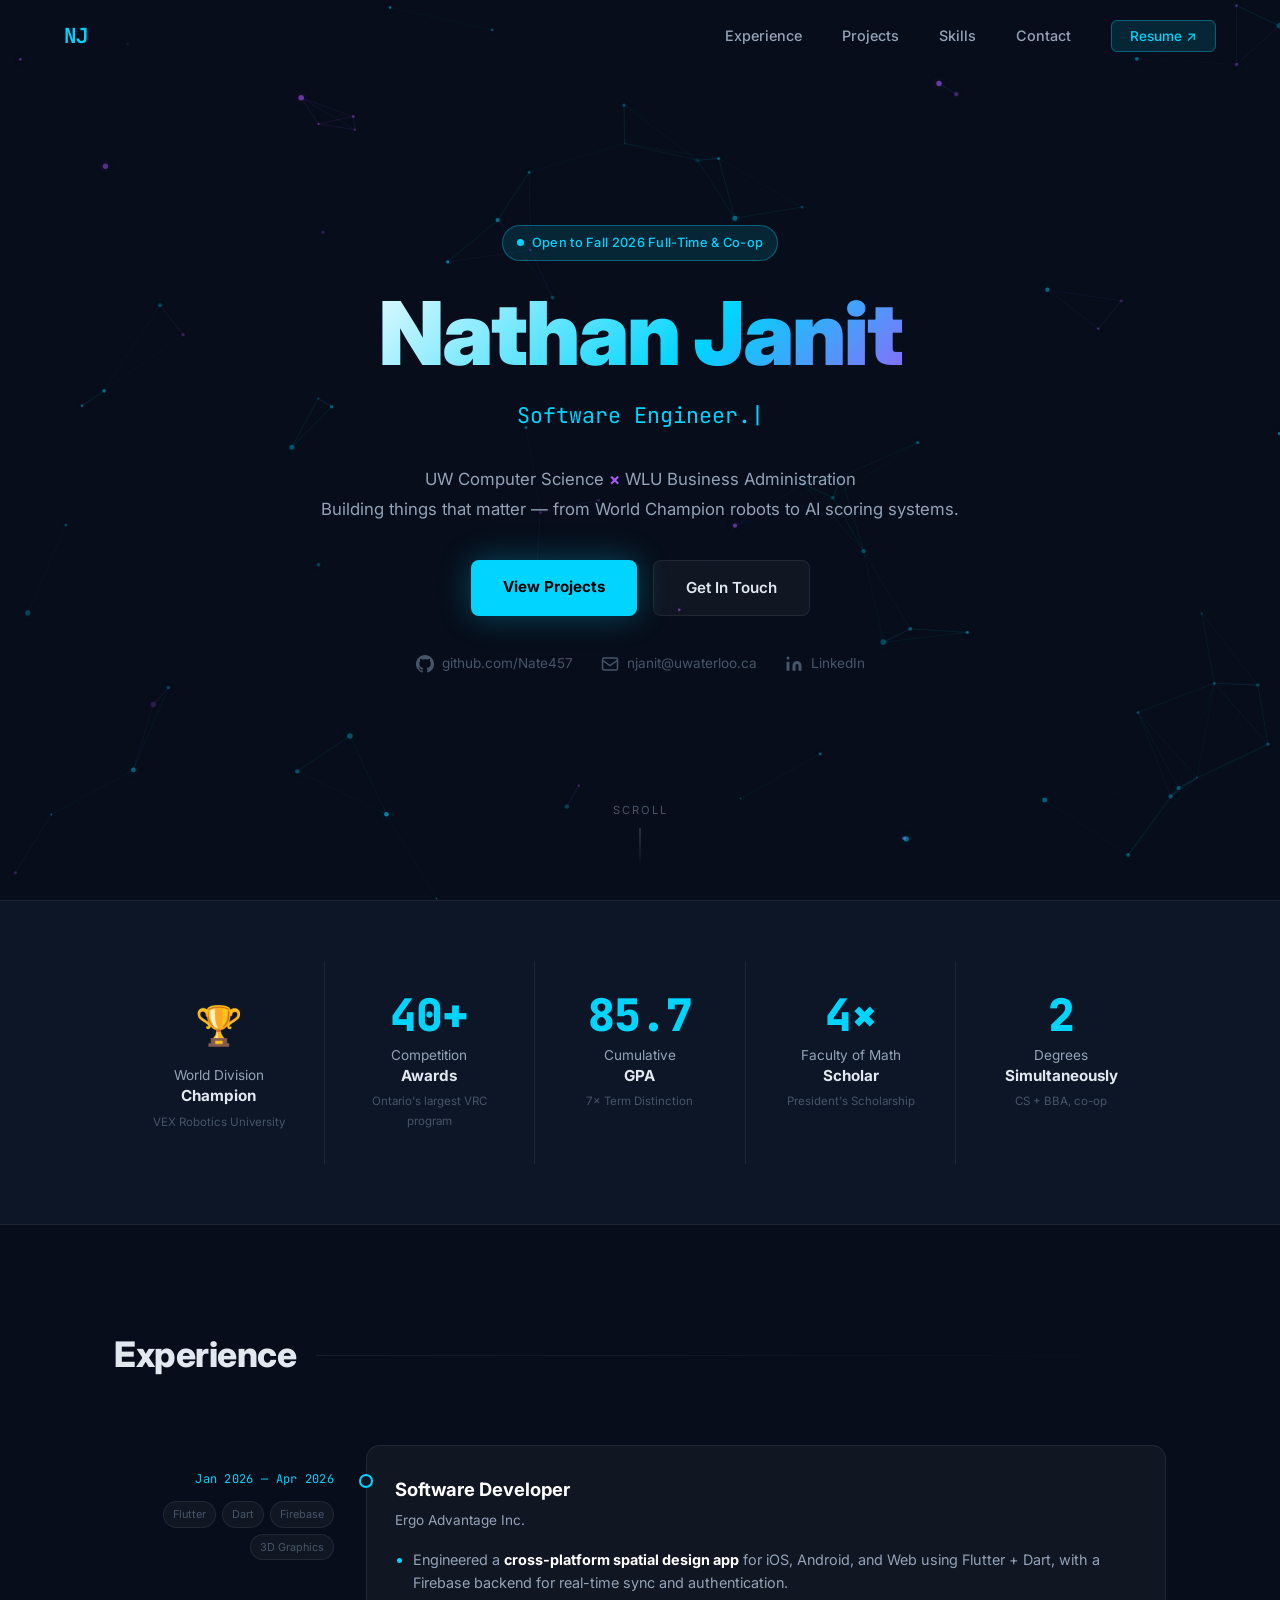
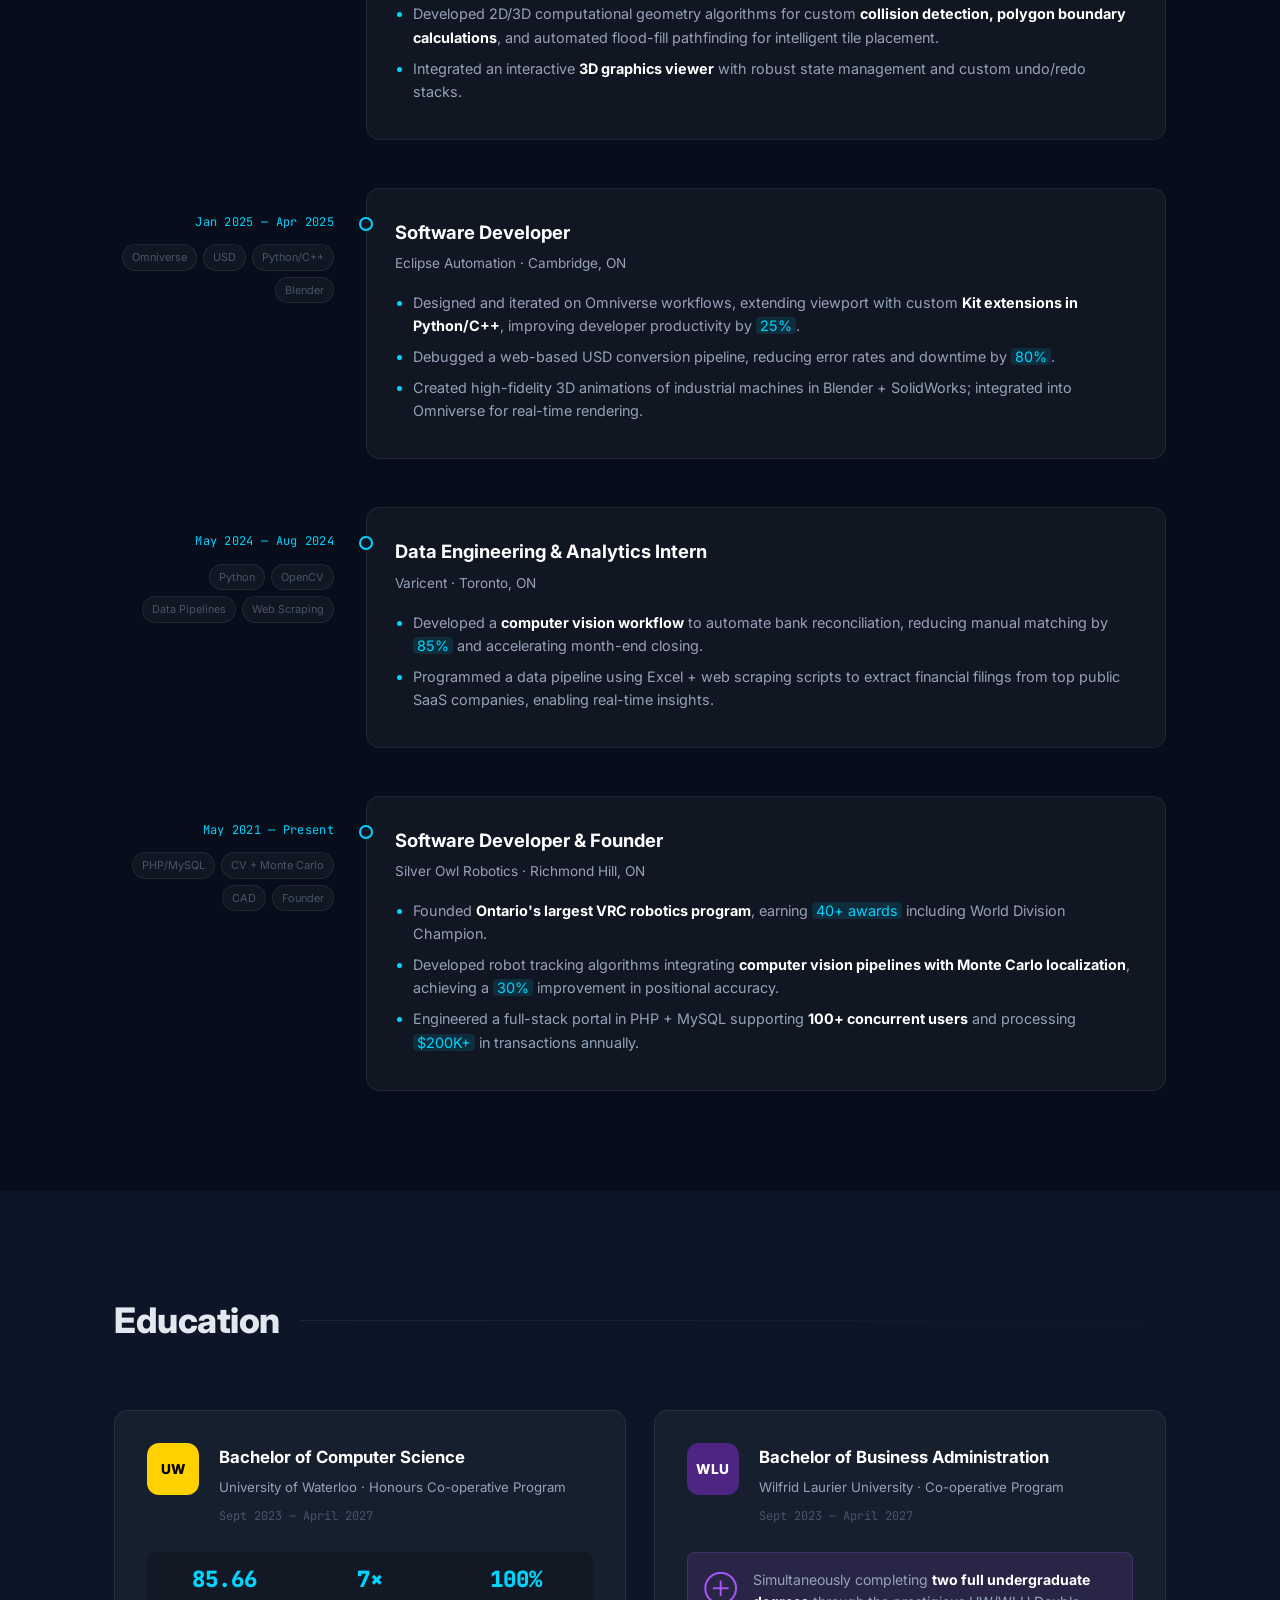
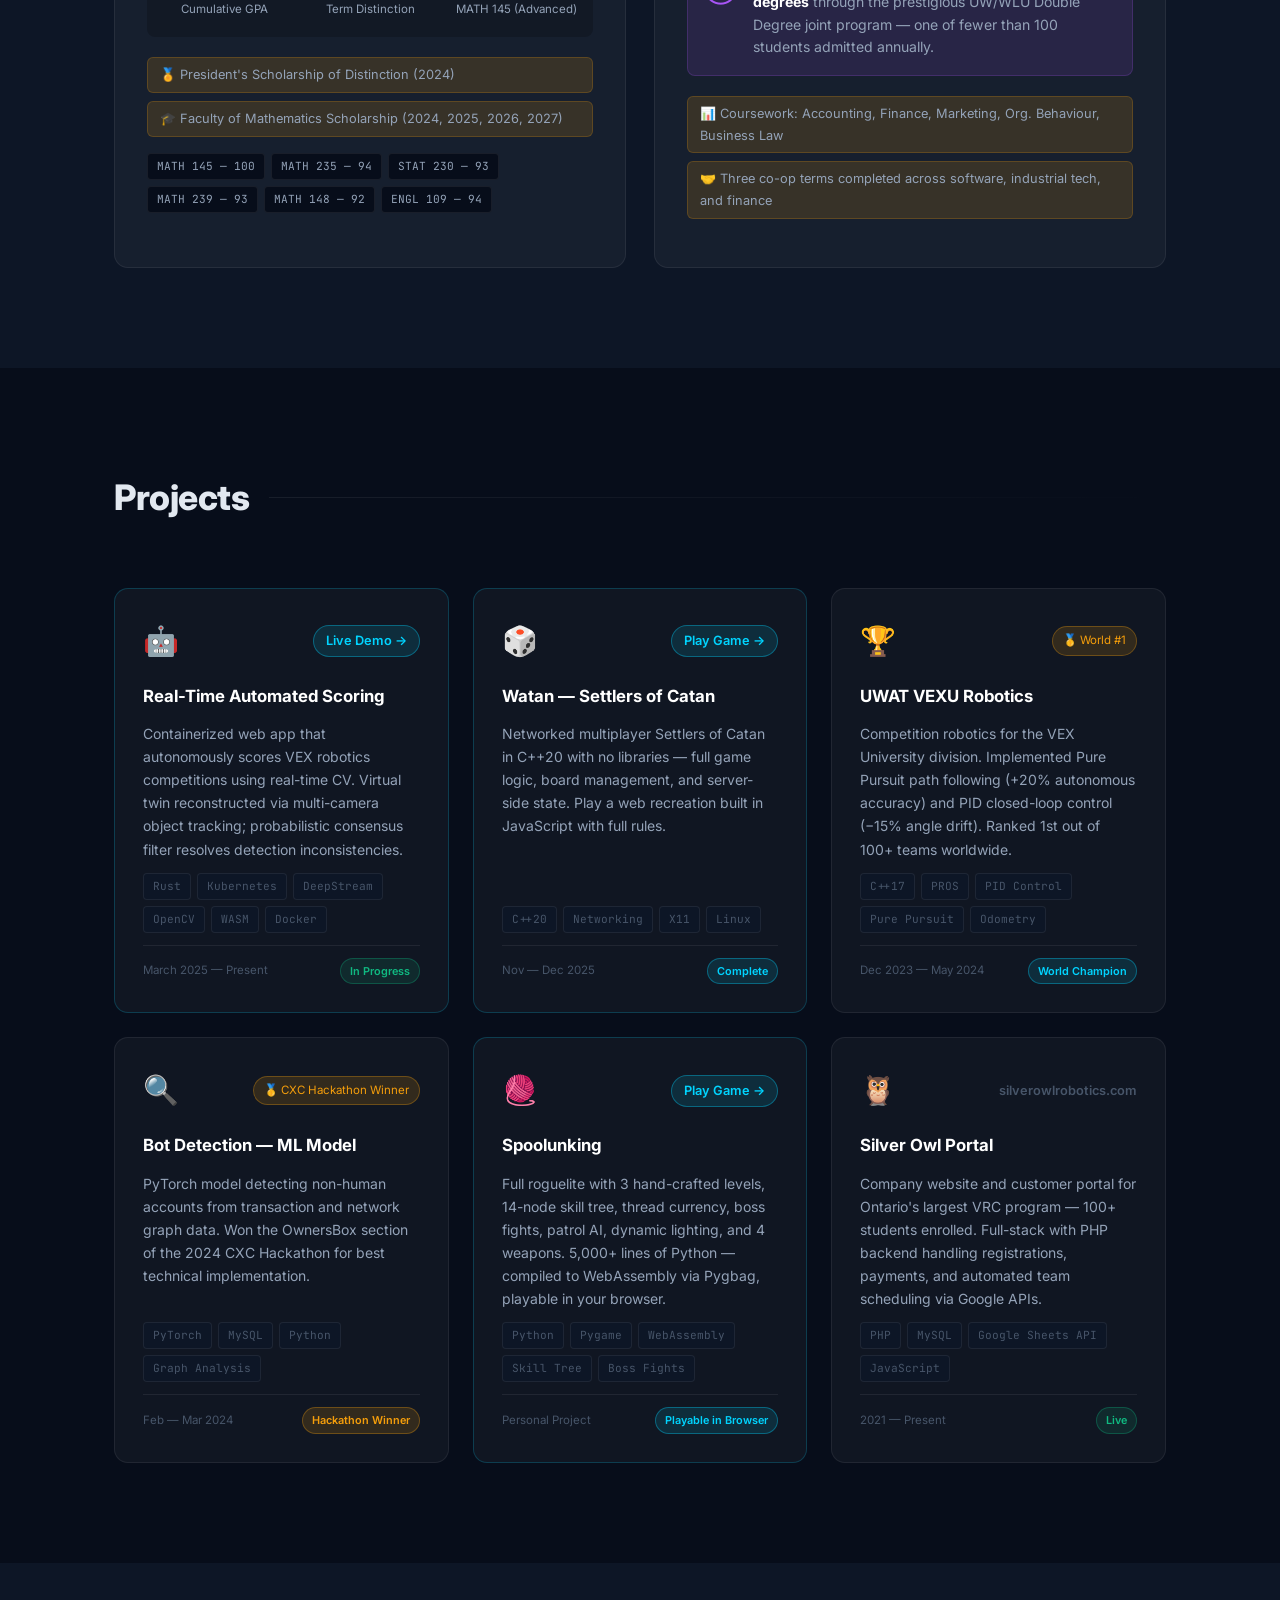
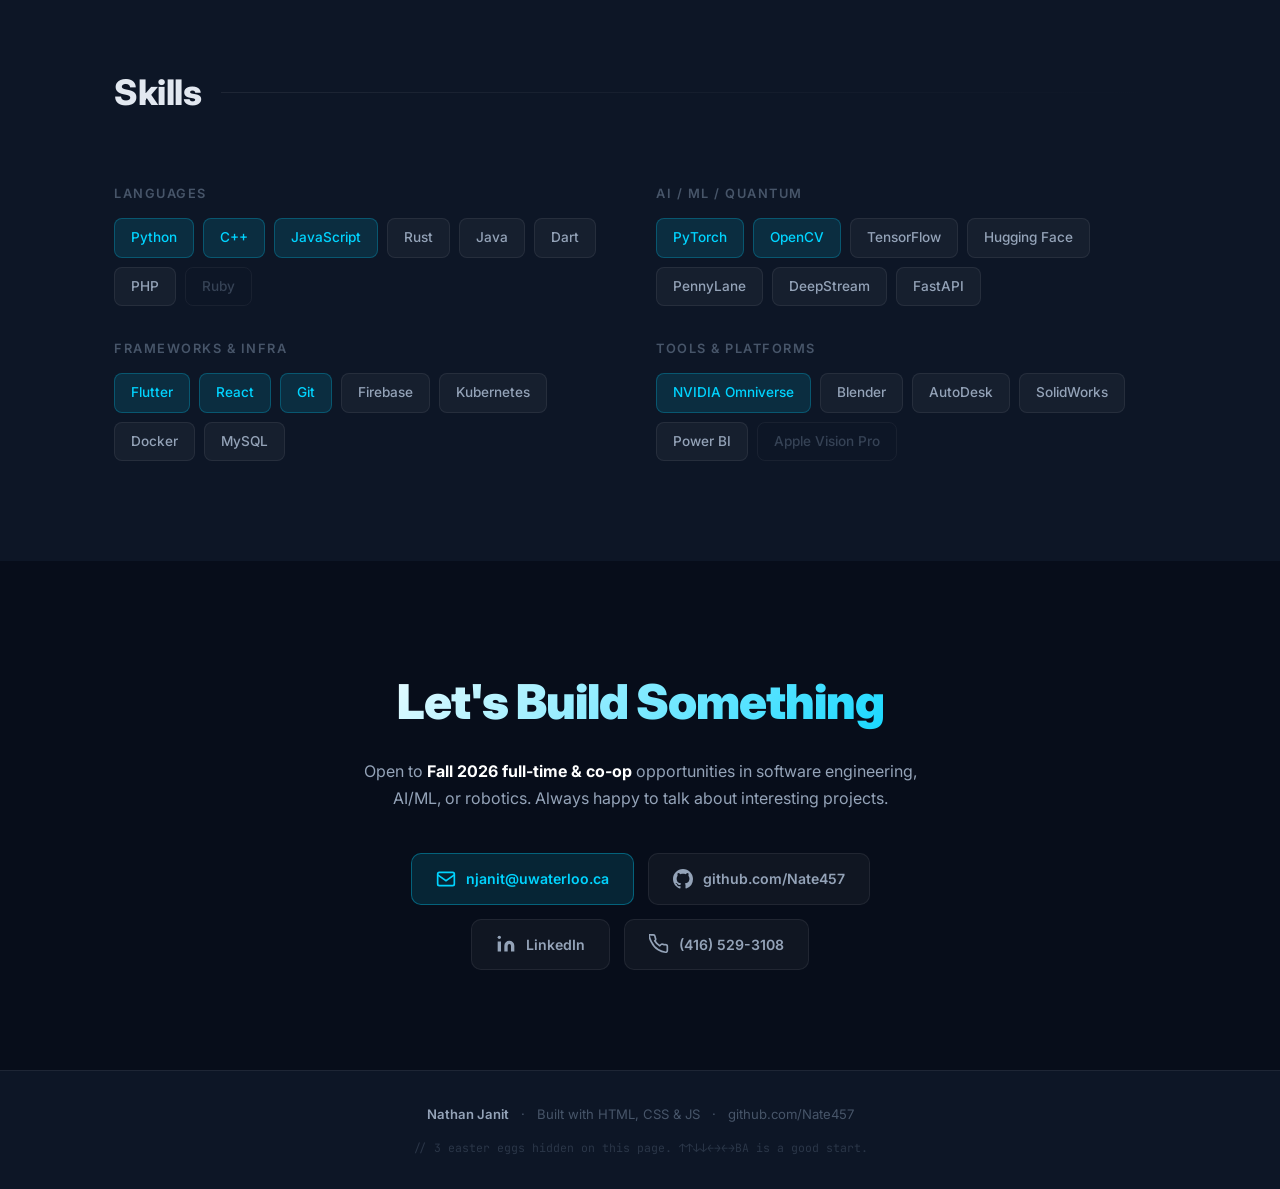
<file: index.html>
<!DOCTYPE html>
<html lang="en">
<head>
    <meta charset="UTF-8">
    <meta name="viewport" content="width=device-width, initial-scale=1.0">
    <title>Nathan Janit — Software Engineer</title>
    <meta name="description" content="Nathan Janit — Software Engineer, World Champion VEX Robotics, UW CS + WLU BBA Double Degree. Building AI systems, games, and robotics.">
    <link rel="preconnect" href="https://fonts.googleapis.com">
    <link href="https://fonts.googleapis.com/css2?family=Inter:wght@300;400;500;600;700;800;900&family=JetBrains+Mono:wght@400;600&display=swap" rel="stylesheet">
    <link rel="stylesheet" href="style.css">
</head>
<body>

<!-- NAV -->
<nav id="navbar">
    <a href="#" class="nav-logo" id="logo-click" title="Click me 5 times...">NJ</a>
    <ul class="nav-links" id="nav-links">
        <li><a href="#experience" class="nav-item">Experience</a></li>
        <li><a href="#projects" class="nav-item">Projects</a></li>
        <li><a href="#skills" class="nav-item">Skills</a></li>
        <li><a href="#contact" class="nav-item">Contact</a></li>
        <li><a href="resume/Nathan_Janit.pdf" target="_blank" class="nav-btn">Resume ↗</a></li>
    </ul>
    <button class="nav-toggle" id="nav-toggle" aria-label="Toggle menu">
        <span></span><span></span><span></span>
    </button>
</nav>

<!-- HERO -->
<section id="hero">
    <canvas id="hero-canvas"></canvas>
    <div class="hero-content">
        <div class="hero-badge">
            <span class="badge-dot"></span>
            Open to Fall 2026 Full-Time &amp; Co-op
        </div>
        <h1 class="hero-name">Nathan Janit</h1>
        <div class="hero-typewriter">
            <span id="typewriter"></span><span class="cursor">|</span>
        </div>
        <p class="hero-desc">
            UW Computer Science <span class="x-sep">×</span> WLU Business Administration<br>
            Building things that matter — from World&nbsp;Champion robots to AI scoring systems.
        </p>
        <div class="hero-actions">
            <a href="#projects" class="btn-primary">View Projects</a>
            <a href="#contact" class="btn-secondary">Get In Touch</a>
        </div>
        <div class="hero-socials">
            <a href="https://github.com/Nate457" target="_blank" class="social-link">
                <svg width="18" height="18" viewBox="0 0 24 24" fill="currentColor"><path d="M12 0C5.37 0 0 5.37 0 12c0 5.31 3.435 9.795 8.205 11.385.6.105.825-.255.825-.57 0-.285-.015-1.23-.015-2.235-3.015.555-3.795-.735-4.035-1.41-.135-.345-.72-1.41-1.23-1.695-.42-.225-1.02-.78-.015-.795.945-.015 1.62.87 1.845 1.23 1.08 1.815 2.805 1.305 3.495.99.105-.78.42-1.305.765-1.605-2.67-.3-5.46-1.335-5.46-5.925 0-1.305.465-2.385 1.23-3.225-.12-.3-.54-1.53.12-3.18 0 0 1.005-.315 3.3 1.23.96-.27 1.98-.405 3-.405s2.04.135 3 .405c2.295-1.56 3.3-1.23 3.3-1.23.66 1.65.24 2.88.12 3.18.765.84 1.23 1.905 1.23 3.225 0 4.605-2.805 5.625-5.475 5.925.435.375.81 1.095.81 2.22 0 1.605-.015 2.895-.015 3.3 0 .315.225.69.825.57A12.02 12.02 0 0024 12c0-6.63-5.37-12-12-12z"/></svg>
                github.com/Nate457
            </a>
            <a href="mailto:njanit@uwaterloo.ca" class="social-link">
                <svg width="18" height="18" viewBox="0 0 24 24" fill="none" stroke="currentColor" stroke-width="2"><rect x="2" y="4" width="20" height="16" rx="2"/><path d="m22 7-10 7L2 7"/></svg>
                njanit@uwaterloo.ca
            </a>
            <a href="https://www.linkedin.com/in/nathan-janit-6b523023b/" target="_blank" class="social-link">
                <svg width="18" height="18" viewBox="0 0 24 24" fill="currentColor"><path d="M16 8a6 6 0 0 1 6 6v7h-4v-7a2 2 0 0 0-2-2 2 2 0 0 0-2 2v7h-4v-7a6 6 0 0 1 6-6z"/><rect x="2" y="9" width="4" height="12"/><circle cx="4" cy="4" r="2"/></svg>
                LinkedIn
            </a>
        </div>
    </div>
    <div class="scroll-hint">
        <span>scroll</span>
        <div class="scroll-line"></div>
    </div>
</section>

<!-- STATS -->
<section id="stats">
    <div class="container">
        <div class="stats-grid">
            <div class="stat-card" data-aos="fade-up">
                <div class="stat-icon">🏆</div>
                <div class="stat-label">World Division<br><strong>Champion</strong></div>
                <div class="stat-sub">VEX Robotics University</div>
            </div>
            <div class="stat-card" data-aos="fade-up" data-aos-delay="100">
                <div class="stat-num">40+</div>
                <div class="stat-label">Competition<br><strong>Awards</strong></div>
                <div class="stat-sub">Ontario's largest VRC program</div>
            </div>
            <div class="stat-card" data-aos="fade-up" data-aos-delay="200">
                <div class="stat-num gpa-hover" title="100% in MATH 145 🤫">85.7</div>
                <div class="stat-label">Cumulative<br><strong>GPA</strong></div>
                <div class="stat-sub">7× Term Distinction</div>
            </div>
            <div class="stat-card" data-aos="fade-up" data-aos-delay="300">
                <div class="stat-num">4×</div>
                <div class="stat-label">Faculty of Math<br><strong>Scholar</strong></div>
                <div class="stat-sub">President's Scholarship</div>
            </div>
            <div class="stat-card" data-aos="fade-up" data-aos-delay="400">
                <div class="stat-num">2</div>
                <div class="stat-label">Degrees<br><strong>Simultaneously</strong></div>
                <div class="stat-sub">CS + BBA, co-op</div>
            </div>
        </div>
    </div>
</section>

<!-- EXPERIENCE -->
<section id="experience">
    <div class="container">
        <div class="section-header">
            <h2 class="section-title">Experience</h2>
            <div class="section-line"></div>
        </div>
        <div class="timeline">

            <div class="tl-item" data-aos="fade-up">
                <div class="tl-meta">
                    <span class="tl-date">Jan 2026 — Apr 2026</span>
                    <div class="tl-tags">
                        <span>Flutter</span><span>Dart</span><span>Firebase</span><span>3D Graphics</span>
                    </div>
                </div>
                <div class="tl-card">
                    <div class="tl-role">
                        <h3>Software Developer</h3>
                        <span class="tl-company">Ergo Advantage Inc.</span>
                    </div>
                    <ul class="tl-bullets">
                        <li>Engineered a <strong>cross-platform spatial design app</strong> for iOS, Android, and Web using Flutter + Dart, with a Firebase backend for real-time sync and authentication.</li>
                        <li>Developed 2D/3D computational geometry algorithms for custom <strong>collision detection, polygon boundary calculations</strong>, and automated flood-fill pathfinding for intelligent tile placement.</li>
                        <li>Integrated an interactive <strong>3D graphics viewer</strong> with robust state management and custom undo/redo stacks.</li>
                    </ul>
                </div>
            </div>

            <div class="tl-item" data-aos="fade-up">
                <div class="tl-meta">
                    <span class="tl-date">Jan 2025 — Apr 2025</span>
                    <div class="tl-tags">
                        <span>Omniverse</span><span>USD</span><span>Python/C++</span><span>Blender</span>
                    </div>
                </div>
                <div class="tl-card">
                    <div class="tl-role">
                        <h3>Software Developer</h3>
                        <span class="tl-company">Eclipse Automation · Cambridge, ON</span>
                    </div>
                    <ul class="tl-bullets">
                        <li>Designed and iterated on Omniverse workflows, extending viewport with custom <strong>Kit extensions in Python/C++</strong>, improving developer productivity by <mark>25%</mark>.</li>
                        <li>Debugged a web-based USD conversion pipeline, reducing error rates and downtime by <mark>80%</mark>.</li>
                        <li>Created high-fidelity 3D animations of industrial machines in Blender + SolidWorks; integrated into Omniverse for real-time rendering.</li>
                    </ul>
                </div>
            </div>

            <div class="tl-item" data-aos="fade-up">
                <div class="tl-meta">
                    <span class="tl-date">May 2024 — Aug 2024</span>
                    <div class="tl-tags">
                        <span>Python</span><span>OpenCV</span><span>Data Pipelines</span><span>Web Scraping</span>
                    </div>
                </div>
                <div class="tl-card">
                    <div class="tl-role">
                        <h3>Data Engineering &amp; Analytics Intern</h3>
                        <span class="tl-company">Varicent · Toronto, ON</span>
                    </div>
                    <ul class="tl-bullets">
                        <li>Developed a <strong>computer vision workflow</strong> to automate bank reconciliation, reducing manual matching by <mark>85%</mark> and accelerating month-end closing.</li>
                        <li>Programmed a data pipeline using Excel + web scraping scripts to extract financial filings from top public SaaS companies, enabling real-time insights.</li>
                    </ul>
                </div>
            </div>

            <div class="tl-item" data-aos="fade-up">
                <div class="tl-meta">
                    <span class="tl-date">May 2021 — Present</span>
                    <div class="tl-tags">
                        <span>PHP/MySQL</span><span>CV + Monte Carlo</span><span>CAD</span><span>Founder</span>
                    </div>
                </div>
                <div class="tl-card">
                    <div class="tl-role">
                        <h3>Software Developer &amp; Founder</h3>
                        <span class="tl-company">Silver Owl Robotics · Richmond Hill, ON</span>
                    </div>
                    <ul class="tl-bullets">
                        <li>Founded <strong>Ontario's largest VRC robotics program</strong>, earning <mark>40+ awards</mark> including World Division Champion.</li>
                        <li>Developed robot tracking algorithms integrating <strong>computer vision pipelines with Monte Carlo localization</strong>, achieving a <mark>30%</mark> improvement in positional accuracy.</li>
                        <li>Engineered a full-stack portal in PHP + MySQL supporting <strong>100+ concurrent users</strong> and processing <mark>$200K+</mark> in transactions annually.</li>
                    </ul>
                </div>
            </div>

        </div>
    </div>
</section>

<!-- EDUCATION -->
<section id="education">
    <div class="container">
        <div class="section-header">
            <h2 class="section-title">Education</h2>
            <div class="section-line"></div>
        </div>
        <div class="edu-grid">
            <div class="edu-card" data-aos="fade-up">
                <div class="edu-top">
                    <div class="edu-badge uw-badge">UW</div>
                    <div>
                        <h3>Bachelor of Computer Science</h3>
                        <span class="edu-school">University of Waterloo · Honours Co-operative Program</span>
                        <span class="edu-year">Sept 2023 — April 2027</span>
                    </div>
                </div>
                <div class="edu-stats">
                    <div class="edu-stat">
                        <strong>85.66</strong>
                        <small>Cumulative GPA</small>
                    </div>
                    <div class="edu-stat">
                        <strong>7×</strong>
                        <small>Term Distinction</small>
                    </div>
                    <div class="edu-stat">
                        <strong>100%</strong>
                        <small>MATH 145 (Advanced)</small>
                    </div>
                </div>
                <div class="edu-awards">
                    <span class="edu-award">🏅 President's Scholarship of Distinction (2024)</span>
                    <span class="edu-award">🎓 Faculty of Mathematics Scholarship (2024, 2025, 2026, 2027)</span>
                </div>
                <div class="edu-courses">
                    <span class="course-tag">MATH 145 — 100</span>
                    <span class="course-tag">MATH 235 — 94</span>
                    <span class="course-tag">STAT 230 — 93</span>
                    <span class="course-tag">MATH 239 — 93</span>
                    <span class="course-tag">MATH 148 — 92</span>
                    <span class="course-tag">ENGL 109 — 94</span>
                </div>
            </div>
            <div class="edu-card" data-aos="fade-up" data-aos-delay="150">
                <div class="edu-top">
                    <div class="edu-badge wlu-badge">WLU</div>
                    <div>
                        <h3>Bachelor of Business Administration</h3>
                        <span class="edu-school">Wilfrid Laurier University · Co-operative Program</span>
                        <span class="edu-year">Sept 2023 — April 2027</span>
                    </div>
                </div>
                <div class="edu-double-note">
                    <div class="double-icon">⊕</div>
                    <p>Simultaneously completing <strong>two full undergraduate degrees</strong> through the prestigious UW/WLU Double Degree joint program — one of fewer than 100 students admitted annually.</p>
                </div>
                <div class="edu-awards">
                    <span class="edu-award">📊 Coursework: Accounting, Finance, Marketing, Org. Behaviour, Business Law</span>
                    <span class="edu-award">🤝 Three co-op terms completed across software, industrial tech, and finance</span>
                </div>
            </div>
        </div>
    </div>
</section>

<!-- PROJECTS -->
<section id="projects">
    <div class="container">
        <div class="section-header">
            <h2 class="section-title">Projects</h2>
            <div class="section-line"></div>
        </div>
        <div class="projects-grid">

            <div class="proj-card featured" data-aos="fade-up">
                <div class="proj-header">
                    <span class="proj-icon">🤖</span>
                    <div class="proj-links">
                        <a href="cv-demo.html" class="proj-link demo-link">Live Demo →</a>
                    </div>
                </div>
                <h3>Real-Time Automated Scoring</h3>
                <p>Containerized web app that autonomously scores VEX robotics competitions using real-time CV. Virtual twin reconstructed via multi-camera object tracking; probabilistic consensus filter resolves detection inconsistencies.</p>
                <div class="proj-tags">
                    <span>Rust</span><span>Kubernetes</span><span>DeepStream</span><span>OpenCV</span><span>WASM</span><span>Docker</span>
                </div>
                <div class="proj-footer">
                    <span class="proj-date">March 2025 — Present</span>
                    <span class="proj-status active">In Progress</span>
                </div>
            </div>

            <div class="proj-card featured" data-aos="fade-up" data-aos-delay="100">
                <div class="proj-header">
                    <span class="proj-icon">🎲</span>
                    <div class="proj-links">
                        <a href="watan.html" class="proj-link demo-link">Play Game →</a>
                    </div>
                </div>
                <h3>Watan — Settlers of Catan</h3>
                <p>Networked multiplayer Settlers of Catan in C++20 with no libraries — full game logic, board management, and server-side state. Play a web recreation built in JavaScript with full rules.</p>
                <div class="proj-tags">
                    <span>C++20</span><span>Networking</span><span>X11</span><span>Linux</span>
                </div>
                <div class="proj-footer">
                    <span class="proj-date">Nov — Dec 2025</span>
                    <span class="proj-status done">Complete</span>
                </div>
            </div>

            <div class="proj-card" data-aos="fade-up" data-aos-delay="50">
                <div class="proj-header">
                    <span class="proj-icon">🏆</span>
                    <div class="proj-links">
                        <span class="proj-award-badge">🥇 World #1</span>
                    </div>
                </div>
                <h3>UWAT VEXU Robotics</h3>
                <p>Competition robotics for the VEX University division. Implemented Pure Pursuit path following (+20% autonomous accuracy) and PID closed-loop control (−15% angle drift). Ranked 1st out of 100+ teams worldwide.</p>
                <div class="proj-tags">
                    <span>C++17</span><span>PROS</span><span>PID Control</span><span>Pure Pursuit</span><span>Odometry</span>
                </div>
                <div class="proj-footer">
                    <span class="proj-date">Dec 2023 — May 2024</span>
                    <span class="proj-status done">World Champion</span>
                </div>
            </div>

            <div class="proj-card" data-aos="fade-up" data-aos-delay="150">
                <div class="proj-header">
                    <span class="proj-icon">🔍</span>
                    <div class="proj-links">
                        <span class="proj-award-badge">🥇 CXC Hackathon Winner</span>
                    </div>
                </div>
                <h3>Bot Detection — ML Model</h3>
                <p>PyTorch model detecting non-human accounts from transaction and network graph data. Won the OwnersBox section of the 2024 CXC Hackathon for best technical implementation.</p>
                <div class="proj-tags">
                    <span>PyTorch</span><span>MySQL</span><span>Python</span><span>Graph Analysis</span>
                </div>
                <div class="proj-footer">
                    <span class="proj-date">Feb — Mar 2024</span>
                    <span class="proj-status award">Hackathon Winner</span>
                </div>
            </div>

            <div class="proj-card featured" data-aos="fade-up" data-aos-delay="200">
                <div class="proj-header">
                    <span class="proj-icon">🧶</span>
                    <div class="proj-links">
                        <a href="spoolunking.html" class="proj-link demo-link">Play Game →</a>
                    </div>
                </div>
                <h3>Spoolunking</h3>
                <p>Full roguelite with 3 hand-crafted levels, 14-node skill tree, thread currency, boss fights, patrol AI, dynamic lighting, and 4 weapons. 5,000+ lines of Python — compiled to WebAssembly via Pygbag, playable in your browser.</p>
                <div class="proj-tags">
                    <span>Python</span><span>Pygame</span><span>WebAssembly</span><span>Skill Tree</span><span>Boss Fights</span>
                </div>
                <div class="proj-footer">
                    <span class="proj-date">Personal Project</span>
                    <span class="proj-status done">Playable in Browser</span>
                </div>
            </div>

            <div class="proj-card" data-aos="fade-up" data-aos-delay="250">
                <div class="proj-header">
                    <span class="proj-icon">🦉</span>
                    <div class="proj-links">
                        <span class="proj-link muted">silverowlrobotics.com</span>
                    </div>
                </div>
                <h3>Silver Owl Portal</h3>
                <p>Company website and customer portal for Ontario's largest VRC program — 100+ students enrolled. Full-stack with PHP backend handling registrations, payments, and automated team scheduling via Google APIs.</p>
                <div class="proj-tags">
                    <span>PHP</span><span>MySQL</span><span>Google Sheets API</span><span>JavaScript</span>
                </div>
                <div class="proj-footer">
                    <span class="proj-date">2021 — Present</span>
                    <span class="proj-status active">Live</span>
                </div>
            </div>

        </div>
    </div>
</section>

<!-- SKILLS -->
<section id="skills">
    <div class="container">
        <div class="section-header">
            <h2 class="section-title">Skills</h2>
            <div class="section-line"></div>
        </div>
        <div class="skills-grid">
            <div class="skill-group" data-aos="fade-up">
                <h4 class="skill-group-title">Languages</h4>
                <div class="skill-tags">
                    <span class="stag high">Python</span>
                    <span class="stag high">C++</span>
                    <span class="stag high">JavaScript</span>
                    <span class="stag med">Rust</span>
                    <span class="stag med">Java</span>
                    <span class="stag med">Dart</span>
                    <span class="stag med">PHP</span>
                    <span class="stag low">Ruby</span>
                </div>
            </div>
            <div class="skill-group" data-aos="fade-up" data-aos-delay="100">
                <h4 class="skill-group-title">AI / ML / Quantum</h4>
                <div class="skill-tags">
                    <span class="stag high">PyTorch</span>
                    <span class="stag high">OpenCV</span>
                    <span class="stag med">TensorFlow</span>
                    <span class="stag med">Hugging Face</span>
                    <span class="stag med">PennyLane</span>
                    <span class="stag med">DeepStream</span>
                    <span class="stag med">FastAPI</span>
                </div>
            </div>
            <div class="skill-group" data-aos="fade-up" data-aos-delay="150">
                <h4 class="skill-group-title">Frameworks & Infra</h4>
                <div class="skill-tags">
                    <span class="stag high">Flutter</span>
                    <span class="stag high">React</span>
                    <span class="stag high">Git</span>
                    <span class="stag med">Firebase</span>
                    <span class="stag med">Kubernetes</span>
                    <span class="stag med">Docker</span>
                    <span class="stag med">MySQL</span>
                </div>
            </div>
            <div class="skill-group" data-aos="fade-up" data-aos-delay="200">
                <h4 class="skill-group-title">Tools & Platforms</h4>
                <div class="skill-tags">
                    <span class="stag high">NVIDIA Omniverse</span>
                    <span class="stag med">Blender</span>
                    <span class="stag med">AutoDesk</span>
                    <span class="stag med">SolidWorks</span>
                    <span class="stag med">Power BI</span>
                    <span class="stag low">Apple Vision Pro</span>
                </div>
            </div>
        </div>
    </div>
</section>

<!-- CONTACT -->
<section id="contact">
    <div class="container">
        <div class="contact-inner" data-aos="fade-up">
            <h2 class="contact-heading">Let's Build Something</h2>
            <p class="contact-sub">Open to <strong>Fall 2026 full-time &amp; co-op</strong> opportunities in software engineering, AI/ML, or robotics. Always happy to talk about interesting projects.</p>
            <div class="contact-links">
                <a href="mailto:njanit@uwaterloo.ca" class="contact-btn primary-contact">
                    <svg width="20" height="20" viewBox="0 0 24 24" fill="none" stroke="currentColor" stroke-width="2"><rect x="2" y="4" width="20" height="16" rx="2"/><path d="m22 7-10 7L2 7"/></svg>
                    njanit@uwaterloo.ca
                </a>
                <a href="https://github.com/Nate457" target="_blank" class="contact-btn">
                    <svg width="20" height="20" viewBox="0 0 24 24" fill="currentColor"><path d="M12 0C5.37 0 0 5.37 0 12c0 5.31 3.435 9.795 8.205 11.385.6.105.825-.255.825-.57 0-.285-.015-1.23-.015-2.235-3.015.555-3.795-.735-4.035-1.41-.135-.345-.72-1.41-1.23-1.695-.42-.225-1.02-.78-.015-.795.945-.015 1.62.87 1.845 1.23 1.08 1.815 2.805 1.305 3.495.99.105-.78.42-1.305.765-1.605-2.67-.3-5.46-1.335-5.46-5.925 0-1.305.465-2.385 1.23-3.225-.12-.3-.54-1.53.12-3.18 0 0 1.005-.315 3.3 1.23.96-.27 1.98-.405 3-.405s2.04.135 3 .405c2.295-1.56 3.3-1.23 3.3-1.23.66 1.65.24 2.88.12 3.18.765.84 1.23 1.905 1.23 3.225 0 4.605-2.805 5.625-5.475 5.925.435.375.81 1.095.81 2.22 0 1.605-.015 2.895-.015 3.3 0 .315.225.69.825.57A12.02 12.02 0 0024 12c0-6.63-5.37-12-12-12z"/></svg>
                    github.com/Nate457
                </a>
                <a href="https://www.linkedin.com/in/nathan-janit-6b523023b/" target="_blank" class="contact-btn">
                    <svg width="20" height="20" viewBox="0 0 24 24" fill="currentColor"><path d="M16 8a6 6 0 0 1 6 6v7h-4v-7a2 2 0 0 0-2-2 2 2 0 0 0-2 2v7h-4v-7a6 6 0 0 1 6-6z"/><rect x="2" y="9" width="4" height="12"/><circle cx="4" cy="4" r="2"/></svg>
                    LinkedIn
                </a>
                <a href="tel:4165293108" class="contact-btn">
                    <svg width="20" height="20" viewBox="0 0 24 24" fill="none" stroke="currentColor" stroke-width="2"><path d="M22 16.92v3a2 2 0 01-2.18 2 19.79 19.79 0 01-8.63-3.07A19.5 19.5 0 013.07 9.81a19.79 19.79 0 01-3.07-8.68A2 2 0 012.18 1h3a2 2 0 012 1.72c.127.96.361 1.903.7 2.81a2 2 0 01-.45 2.11L6.91 8.14a16 16 0 006 6l1.5-1.5a2 2 0 012.11-.45c.907.339 1.85.573 2.81.7A2 2 0 0122 14.92z"/></svg>
                    (416) 529-3108
                </a>
            </div>
        </div>
    </div>
</section>

<!-- FOOTER -->
<footer id="footer">
    <div class="footer-inner">
        <span class="footer-name">Nathan Janit</span>
        <span class="footer-sep">·</span>
        <span class="footer-built">Built with HTML, CSS & JS</span>
        <span class="footer-sep">·</span>
        <a href="https://github.com/Nate457" target="_blank" class="footer-link">github.com/Nate457</a>
    </div>
    <p class="footer-secret" id="footer-secret">// 3 easter eggs hidden on this page. ↑↑↓↓←→←→BA is a good start.</p>
</footer>

<!-- TOAST NOTIFICATION -->
<div id="toast" class="toast" role="alert"></div>

<!-- EASTER EGG MODAL -->
<div id="ee-modal" class="ee-modal">
    <div class="ee-modal-inner">
        <div id="ee-icon" class="ee-icon">🏆</div>
        <h2 id="ee-title">WORLD CHAMPION</h2>
        <p id="ee-msg"></p>
        <button onclick="document.getElementById('ee-modal').classList.remove('active')">Close</button>
    </div>
</div>

<!-- CONFETTI CONTAINER -->
<div id="confetti-container"></div>

<script src="script.js"></script>
</body>
</html>
</file>
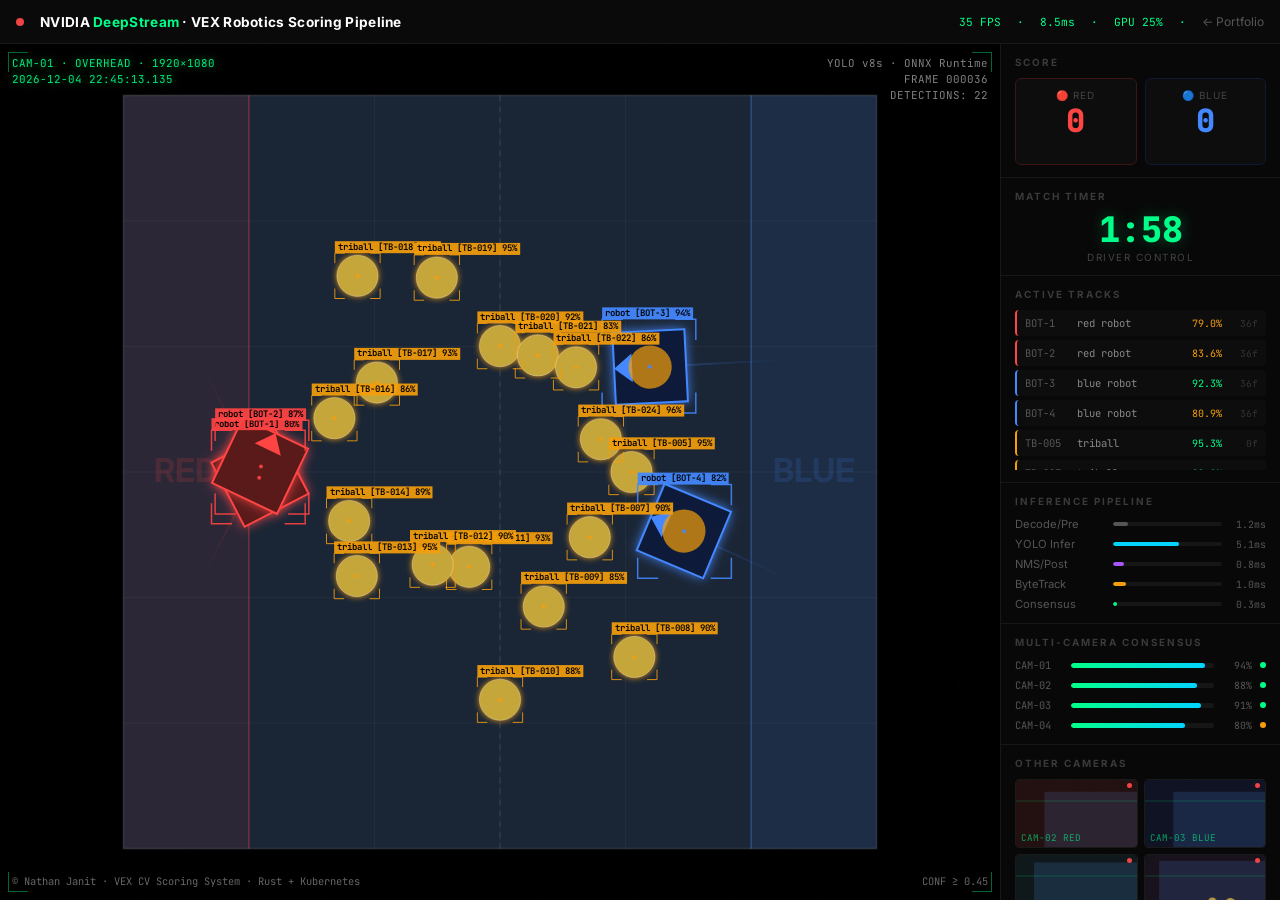
<file: cv-demo.html>
<!DOCTYPE html>
<html lang="en">
<head>
    <meta charset="UTF-8">
    <meta name="viewport" content="width=device-width, initial-scale=1.0">
    <title>VEX CV Scoring — DeepStream Demo | Nathan Janit</title>
    <link href="https://fonts.googleapis.com/css2?family=Inter:wght@400;500;600;700&family=JetBrains+Mono:wght@400;600&display=swap" rel="stylesheet">
    <style>
* { box-sizing: border-box; margin: 0; padding: 0; }
body { background: #000; color: #e2e8f0; font-family: 'Inter', sans-serif; height: 100vh; overflow: hidden; display: flex; flex-direction: column; }

/* TOP BAR */
.topbar {
    display: flex; align-items: center; justify-content: space-between;
    padding: 8px 16px; background: #0a0a0a; border-bottom: 1px solid #1a1a1a;
    flex-shrink: 0; height: 44px; z-index: 10;
}
.topbar-left { display: flex; align-items: center; gap: 16px; }
.topbar h1 { font-size: 0.85rem; font-weight: 700; color: #fff; letter-spacing: 0.3px; }
.topbar h1 span { color: #00ff88; }
.rec-dot { width: 8px; height: 8px; border-radius: 50%; background: #ef4444; animation: rec-blink 1s step-end infinite; }
@keyframes rec-blink { 50% { opacity: 0; } }
.topbar-right { display: flex; gap: 16px; align-items: center; font-family: 'JetBrains Mono', monospace; font-size: 0.7rem; color: #555; }
.topbar-right span { color: #00ff88; }
a.back-link { color: #555; text-decoration: none; font-size: 0.75rem; font-family: 'Inter',sans-serif; }
a.back-link:hover { color: #00d4ff; }

/* MAIN LAYOUT */
.main { display: flex; flex: 1; overflow: hidden; }

/* CAMERA FEED AREA */
.feed-area { flex: 1; position: relative; background: #000; overflow: hidden; }

/* The main canvas — renders the camera feed simulation */
#mainCanvas { display: block; width: 100%; height: 100%; image-rendering: pixelated; }

/* HUD overlays */
.hud-tl {
    position: absolute; top: 12px; left: 12px;
    font-family: 'JetBrains Mono', monospace; font-size: 0.68rem; color: rgba(0,255,136,0.9);
    text-shadow: 0 0 8px rgba(0,255,136,0.5); pointer-events: none;
    display: flex; flex-direction: column; gap: 2px;
}
.hud-tr {
    position: absolute; top: 12px; right: 12px;
    font-family: 'JetBrains Mono', monospace; font-size: 0.68rem; color: rgba(255,255,255,0.5);
    text-align: right; pointer-events: none; display: flex; flex-direction: column; gap: 2px;
}
.hud-bl {
    position: absolute; bottom: 12px; left: 12px;
    font-family: 'JetBrains Mono', monospace; font-size: 0.65rem; color: rgba(255,255,255,0.4);
    pointer-events: none; display: flex; flex-direction: column; gap: 2px;
}
.hud-br {
    position: absolute; bottom: 12px; right: 12px;
    font-family: 'JetBrains Mono', monospace; font-size: 0.65rem; color: rgba(255,255,255,0.4);
    text-align: right; pointer-events: none;
}

/* Crosshair corners */
.corner { position: absolute; width: 20px; height: 20px; pointer-events: none; }
.corner.tl { top: 8px; left: 8px; border-top: 1px solid rgba(0,255,136,0.4); border-left: 1px solid rgba(0,255,136,0.4); }
.corner.tr { top: 8px; right: 8px; border-top: 1px solid rgba(0,255,136,0.4); border-right: 1px solid rgba(0,255,136,0.4); }
.corner.bl { bottom: 8px; left: 8px; border-bottom: 1px solid rgba(0,255,136,0.4); border-left: 1px solid rgba(0,255,136,0.4); }
.corner.br { bottom: 8px; right: 8px; border-bottom: 1px solid rgba(0,255,136,0.4); border-right: 1px solid rgba(0,255,136,0.4); }

/* SIDEBAR */
.sidebar {
    width: 280px; flex-shrink: 0; background: #080808;
    border-left: 1px solid #181818; overflow-y: auto;
    display: flex; flex-direction: column;
}

/* PANEL */
.panel { padding: 12px 14px; border-bottom: 1px solid #161616; }
.panel-title { font-size: 0.62rem; font-weight: 700; text-transform: uppercase; letter-spacing: 2px; color: #3a3a3a; margin-bottom: 10px; }

/* SCORE */
.score-row { display: flex; gap: 8px; }
.score-box { flex: 1; background: #0d0d0d; border-radius: 6px; padding: 10px; text-align: center; border: 1px solid #1a1a1a; }
.score-box.red { border-color: #3d1515; }
.score-box.blue { border-color: #0e1a35; }
.score-label { font-size: 0.62rem; color: #444; margin-bottom: 4px; text-transform: uppercase; letter-spacing: 1px; }
.score-val { font-size: 2rem; font-weight: 800; font-family: 'JetBrains Mono', monospace; line-height: 1; }
.score-box.red .score-val { color: #ff4444; }
.score-box.blue .score-val { color: #4488ff; }
.score-delta { font-size: 0.62rem; height: 14px; margin-top: 3px; }
.score-box.red .score-delta { color: rgba(255,68,68,0.6); }
.score-box.blue .score-delta { color: rgba(68,136,255,0.6); }

/* TIMER */
.timer-val { font-family: 'JetBrains Mono', monospace; font-size: 2.2rem; font-weight: 800; color: #00ff88; text-align: center; line-height: 1; text-shadow: 0 0 16px rgba(0,255,136,0.3); }
.timer-phase { font-size: 0.62rem; color: #444; text-align: center; margin-top: 4px; text-transform: uppercase; letter-spacing: 1.5px; }

/* TRACK LIST */
.track-list { display: flex; flex-direction: column; gap: 4px; max-height: 160px; overflow-y: auto; }
.track-item {
    display: flex; align-items: center; gap: 8px; padding: 6px 8px;
    background: #0d0d0d; border-radius: 4px; border-left: 2px solid;
    font-family: 'JetBrains Mono', monospace; font-size: 0.66rem;
}
.track-id { color: #555; width: 44px; flex-shrink: 0; }
.track-class { color: #888; flex: 1; }
.track-conf { margin-left: auto; font-size: 0.63rem; }
.track-conf.high { color: #00ff88; }
.track-conf.med  { color: #f59e0b; }
.track-age { color: #333; font-size: 0.6rem; min-width: 28px; text-align: right; }

/* INFERENCE PIPELINE */
.pipe-stages { display: flex; flex-direction: column; gap: 6px; }
.pipe-stage { display: flex; align-items: center; gap: 8px; }
.pipe-name { font-size: 0.7rem; color: #555; width: 90px; flex-shrink: 0; }
.pipe-bar-bg { flex: 1; height: 4px; background: #161616; border-radius: 2px; overflow: hidden; }
.pipe-bar-fill { height: 100%; border-radius: 2px; transition: width 0.4s ease; }
.pipe-ms { font-family: 'JetBrains Mono', monospace; font-size: 0.62rem; color: #555; width: 36px; text-align: right; }

/* CONSENSUS */
.consensus-list { display: flex; flex-direction: column; gap: 6px; }
.cons-row { display: flex; align-items: center; gap: 8px; }
.cons-cam { font-size: 0.65rem; color: #555; width: 48px; font-family: 'JetBrains Mono', monospace; }
.cons-bar-bg { flex: 1; height: 5px; background: #161616; border-radius: 3px; overflow: hidden; }
.cons-fill { height: 100%; background: linear-gradient(to right, #00ff88, #00d4ff); border-radius: 3px; transition: width 0.5s ease; }
.cons-val { font-family: 'JetBrains Mono', monospace; font-size: 0.62rem; color: #555; width: 30px; text-align: right; }
.cons-status { width: 6px; height: 6px; border-radius: 50%; flex-shrink: 0; }

/* LOG */
.log-area { font-family: 'JetBrains Mono', monospace; font-size: 0.62rem; display: flex; flex-direction: column-reverse; gap: 1px; max-height: 130px; overflow-y: auto; }
.log-line { padding: 1px 0; }
.log-line.ok   { color: #00ff88; }
.log-line.info { color: #00d4ff; }
.log-line.warn { color: #f59e0b; }
.log-line.err  { color: #ef4444; }
.log-line.dim  { color: #333; }

/* MINI CAMS */
.mini-grid { display: grid; grid-template-columns: 1fr 1fr; gap: 6px; }
.mini-cam { position: relative; background: #0a0a0a; border-radius: 4px; overflow: hidden; border: 1px solid #1a1a1a; aspect-ratio: 16/9; }
.mini-cam canvas { width: 100%; height: 100%; display: block; }
.mini-label { position: absolute; bottom: 3px; left: 5px; font-family: 'JetBrains Mono', monospace; font-size: 0.58rem; color: rgba(0,255,136,0.6); }
.mini-cam .mini-rec { position: absolute; top: 3px; right: 5px; width: 5px; height: 5px; border-radius: 50%; background: #ef4444; animation: rec-blink 1.3s step-end infinite; }

/* STACK BADGE */
.stack-row { display: flex; flex-wrap: wrap; gap: 4px; }
.stag { font-size: 0.6rem; background: #111; border: 1px solid #222; color: #555; padding: 2px 7px; border-radius: 3px; font-family: 'JetBrains Mono', monospace; }

/* CONTROLS */
.ctrl-row { display: flex; gap: 6px; }
.ctrl-btn { flex: 1; padding: 7px; border-radius: 5px; border: none; cursor: pointer; font-family: 'Inter',sans-serif; font-size: 0.72rem; font-weight: 600; transition: opacity 0.15s; }
.ctrl-btn.green { background: rgba(0,255,136,0.12); color: #00ff88; border: 1px solid rgba(0,255,136,0.2); }
.ctrl-btn.green:hover { opacity: 0.8; }
.ctrl-btn.outline { background: #0d0d0d; color: #444; border: 1px solid #1e1e1e; }
.ctrl-btn.outline:hover { color: #888; }
    </style>
</head>
<body>

<div class="topbar">
    <div class="topbar-left">
        <div class="rec-dot"></div>
        <h1>NVIDIA <span>DeepStream</span> · VEX Robotics Scoring Pipeline</h1>
    </div>
    <div class="topbar-right">
        <span id="fps-disp">60 FPS</span>
        <span>·</span>
        <span id="lat-disp">8.2ms</span>
        <span>·</span>
        <span id="gpu-disp">GPU 34%</span>
        <span>·</span>
        <a class="back-link" href="index.html">← Portfolio</a>
    </div>
</div>

<div class="main">

    <!-- CAMERA FEED -->
    <div class="feed-area">
        <canvas id="mainCanvas"></canvas>
        <div class="corner tl"></div>
        <div class="corner tr"></div>
        <div class="corner bl"></div>
        <div class="corner br"></div>
        <div class="hud-tl">
            <div>CAM-01 · OVERHEAD · 1920×1080</div>
            <div id="hud-ts">2026-05-29 · 14:32:01.004</div>
        </div>
        <div class="hud-tr">
            <div>YOLO v8s · ONNX Runtime</div>
            <div id="hud-frame">FRAME 000000</div>
            <div id="hud-det">DETECTIONS: 0</div>
        </div>
        <div class="hud-bl">
            <div>© Nathan Janit · VEX CV Scoring System · Rust + Kubernetes</div>
        </div>
        <div class="hud-br" id="hud-br">CONF ≥ 0.45</div>
    </div>

    <!-- SIDEBAR -->
    <div class="sidebar">

        <div class="panel">
            <div class="panel-title">Score</div>
            <div class="score-row">
                <div class="score-box red">
                    <div class="score-label">🔴 Red</div>
                    <div class="score-val" id="score-red">0</div>
                    <div class="score-delta" id="delta-red"></div>
                </div>
                <div class="score-box blue">
                    <div class="score-label">🔵 Blue</div>
                    <div class="score-val" id="score-blue">0</div>
                    <div class="score-delta" id="delta-blue"></div>
                </div>
            </div>
        </div>

        <div class="panel">
            <div class="panel-title">Match Timer</div>
            <div class="timer-val" id="timer-val">2:00</div>
            <div class="timer-phase" id="timer-phase">Driver Control</div>
        </div>

        <div class="panel">
            <div class="panel-title">Active Tracks</div>
            <div class="track-list" id="track-list"></div>
        </div>

        <div class="panel">
            <div class="panel-title">Inference Pipeline</div>
            <div class="pipe-stages" id="pipe-stages">
                <div class="pipe-stage"><span class="pipe-name">Decode/Pre</span><div class="pipe-bar-bg"><div class="pipe-bar-fill" id="pipe-0" style="width:20%;background:#555;"></div></div><span class="pipe-ms" id="pms-0">1.1ms</span></div>
                <div class="pipe-stage"><span class="pipe-name">YOLO Infer</span><div class="pipe-bar-bg"><div class="pipe-bar-fill" id="pipe-1" style="width:60%;background:#00d4ff;"></div></div><span class="pipe-ms" id="pms-1">5.2ms</span></div>
                <div class="pipe-stage"><span class="pipe-name">NMS/Post</span><div class="pipe-bar-bg"><div class="pipe-bar-fill" id="pipe-2" style="width:15%;background:#a855f7;"></div></div><span class="pipe-ms" id="pms-2">0.8ms</span></div>
                <div class="pipe-stage"><span class="pipe-name">ByteTrack</span><div class="pipe-bar-bg"><div class="pipe-bar-fill" id="pipe-3" style="width:18%;background:#f59e0b;"></div></div><span class="pipe-ms" id="pms-3">0.9ms</span></div>
                <div class="pipe-stage"><span class="pipe-name">Consensus</span><div class="pipe-bar-bg"><div class="pipe-bar-fill" id="pipe-4" style="width:10%;background:#00ff88;"></div></div><span class="pipe-ms" id="pms-4">0.4ms</span></div>
            </div>
        </div>

        <div class="panel">
            <div class="panel-title">Multi-Camera Consensus</div>
            <div class="consensus-list" id="cons-list">
                <div class="cons-row"><span class="cons-cam">CAM-01</span><div class="cons-bar-bg"><div class="cons-fill" id="cons-0" style="width:95%"></div></div><span class="cons-val" id="consv-0">95%</span><div class="cons-status" style="background:#00ff88"></div></div>
                <div class="cons-row"><span class="cons-cam">CAM-02</span><div class="cons-bar-bg"><div class="cons-fill" id="cons-1" style="width:88%"></div></div><span class="cons-val" id="consv-1">88%</span><div class="cons-status" style="background:#00ff88"></div></div>
                <div class="cons-row"><span class="cons-cam">CAM-03</span><div class="cons-bar-bg"><div class="cons-fill" id="cons-2" style="width:91%"></div></div><span class="cons-val" id="consv-2">91%</span><div class="cons-status" style="background:#00ff88"></div></div>
                <div class="cons-row"><span class="cons-cam">CAM-04</span><div class="cons-bar-bg"><div class="cons-fill" id="cons-3" style="width:79%"></div></div><span class="cons-val" id="consv-3">79%</span><div class="cons-status" style="background:#f59e0b"></div></div>
            </div>
        </div>

        <div class="panel">
            <div class="panel-title">Other Cameras</div>
            <div class="mini-grid">
                <div class="mini-cam"><canvas id="cam2"></canvas><div class="mini-label">CAM-02 RED</div><div class="mini-rec"></div></div>
                <div class="mini-cam"><canvas id="cam3"></canvas><div class="mini-label">CAM-03 BLUE</div><div class="mini-rec"></div></div>
                <div class="mini-cam"><canvas id="cam4"></canvas><div class="mini-label">CAM-04 MID</div><div class="mini-rec"></div></div>
                <div class="mini-cam"><canvas id="cam5"></canvas><div class="mini-label">CAM-05 ELEV</div><div class="mini-rec"></div></div>
            </div>
        </div>

        <div class="panel">
            <div class="panel-title">Controls</div>
            <div class="ctrl-row" style="margin-bottom:6px;">
                <button class="ctrl-btn green" id="btn-pause" onclick="togglePause()">⏸ Pause</button>
                <button class="ctrl-btn outline" onclick="resetMatch()">↩ Reset</button>
            </div>
        </div>

        <div class="panel">
            <div class="panel-title">System Log</div>
            <div class="log-area" id="log-area"></div>
        </div>

        <div class="panel">
            <div class="panel-title">Stack</div>
            <div class="stack-row">
                <span class="stag">Rust</span><span class="stag">Kubernetes</span><span class="stag">DeepStream</span>
                <span class="stag">ONNX</span><span class="stag">ByteTrack</span><span class="stag">OpenCV</span>
                <span class="stag">WASM</span><span class="stag">Axum</span><span class="stag">Docker</span>
            </div>
        </div>

    </div>
</div>

<script>
/* ============================================================
   VEX CV SCORING — Realistic DeepStream Simulation
   ============================================================ */

// ── FIELD CONSTANTS ────────────────────────────────────────
const FIELD_SIZE = 3658; // mm, 12ft VEX field
const RED_ZONE_W = FIELD_SIZE / 6;
const BLUE_ZONE_W = FIELD_SIZE / 6;
const TRIBALL_R = 100;
const ROBOT_W = 350, ROBOT_H = 350;

// Canvas
const canvas = document.getElementById('mainCanvas');
const ctx = canvas.getContext('2d');
let cw, ch, paused = false, frame = 0, matchTime = 120;
let scoreRed = 0, scoreBlue = 0;
let lastT = 0, fpsSamples = [], fpsDisplay = 60;

// ── FIELD-TO-SCREEN MAPPING ────────────────────────────────
let fieldOffX, fieldOffY, fieldPx;
function resize() {
    const area = canvas.parentElement;
    canvas.width  = cw = area.clientWidth;
    canvas.height = ch = area.clientHeight;
    fieldPx = Math.min(cw, ch) * 0.88;
    fieldOffX = (cw - fieldPx) / 2;
    fieldOffY = (ch - fieldPx) / 2;
}
function fx(x) { return fieldOffX + (x / FIELD_SIZE) * fieldPx; }
function fy(y) { return fieldOffY + (y / FIELD_SIZE) * fieldPx; }
function fs(s) { return (s / FIELD_SIZE) * fieldPx; }
window.addEventListener('resize', () => { resize(); });
resize();

// ── NOISE GENERATION (for camera feed look) ────────────────
const noiseBuf = new Uint8ClampedArray(320 * 240 * 4);
function generateNoise() {
    for (let i = 0; i < noiseBuf.length; i += 4) {
        const v = Math.random() * 18 | 0;
        noiseBuf[i] = noiseBuf[i+1] = noiseBuf[i+2] = v;
        noiseBuf[i+3] = 255;
    }
}
const noiseCanvas = document.createElement('canvas');
noiseCanvas.width = 320; noiseCanvas.height = 240;
const noiseCtx = noiseCanvas.getContext('2d');

// ── GAME OBJECTS ───────────────────────────────────────────
class TrackedObject {
    constructor(id, cls, team, x, y) {
        this.id = id;
        this.cls = cls;      // 'robot' | 'triball'
        this.team = team;    // 'red' | 'blue' | 'neutral'
        this.x = x; this.y = y;
        this.vx = (Math.random()-0.5)*300;
        this.vy = (Math.random()-0.5)*300;
        this.angle = Math.random() * Math.PI * 2;
        this.vAngle = (Math.random()-0.5) * 2;
        this.conf = 0.82 + Math.random() * 0.16;
        this.age = 0;
        this.trail = [];      // array of {x,y}
        this.target = null;
        this.nextDecision = 0;
        this.hasTriball = false;
        this._carrying = null;
        this.scored = false;
        this.color = team === 'red' ? '#ff4444' : team === 'blue' ? '#4488ff' : '#f59e0b';
        this.mode = 'wander';
        this.detJitter = 0;
    }

    get bbox() {
        const hw = cls_size(this.cls) / 2;
        return { x: fx(this.x) - hw, y: fy(this.y) - hw, w: hw*2, h: hw*2 };
    }

    update(dt) {
        this.age++;
        this.conf = Math.max(0.45, Math.min(0.99, this.conf + (Math.random()-0.5)*0.02));
        this.detJitter = (Math.random()-0.5)*4;

        if (this.cls === 'robot') {
            this.nextDecision -= dt;
            if (this.nextDecision <= 0) {
                this.nextDecision = 1 + Math.random() * 2.5;
                if (!this.hasTriball) {
                    // find closest unclaimed triball
                    let best = null, bestD = Infinity;
                    objects.forEach(o => {
                        if (o.cls === 'triball' && !o._carrier) {
                            const d = Math.hypot(o.x - this.x, o.y - this.y);
                            if (d < bestD) { bestD = d; best = o; }
                        }
                    });
                    if (best && bestD < 900) {
                        this.target = { x: best.x, y: best.y, obj: best };
                        this.mode = 'collect';
                    } else {
                        this.target = { x: Math.random()*FIELD_SIZE, y: Math.random()*FIELD_SIZE };
                        this.mode = 'wander';
                    }
                } else {
                    const goalX = this.team === 'red' ? RED_ZONE_W * 0.5 : FIELD_SIZE - BLUE_ZONE_W*0.5;
                    this.target = { x: goalX, y: FIELD_SIZE/2 + (Math.random()-0.5)*800 };
                    this.mode = 'score';
                }
            }

            if (this.target) {
                const dx = this.target.x - this.x, dy = this.target.y - this.y;
                const d = Math.hypot(dx, dy);
                if (d > 60) {
                    const spd = 480;
                    this.vx = (dx/d)*spd; this.vy = (dy/d)*spd;
                    this.angle = Math.atan2(dy, dx);
                } else {
                    if (this.mode === 'collect' && this.target.obj && !this.target.obj._carrier) {
                        this.target.obj._carrier = this;
                        this.hasTriball = true;
                        this._carrying = this.target.obj;
                    } else if (this.mode === 'score' && this.hasTriball && this._carrying) {
                        const inGoal = this.team === 'red' ? this.x < RED_ZONE_W : this.x > FIELD_SIZE - BLUE_ZONE_W;
                        if (inGoal) {
                            if (this.team === 'red') scoreRed += 2;
                            else scoreBlue += 2;
                            this._carrying._carrier = null;
                            this._carrying.x = FIELD_SIZE/2 + (Math.random()-0.5)*600;
                            this._carrying.y = FIELD_SIZE/2 + (Math.random()-0.5)*600;
                            this._carrying.vx = (Math.random()-0.5)*200;
                            this._carrying.vy = (Math.random()-0.5)*200;
                            this._carrying = null;
                            this.hasTriball = false;
                            updateScoreDelta(this.team);
                            log(`[SCORE] ${this.id} scored. ${this.team.toUpperCase()} +2`, 'ok');
                        }
                    }
                    this.target = null;
                }
            }
        }

        this.x = clamp(this.x + this.vx * dt, ROBOT_W/2, FIELD_SIZE - ROBOT_W/2);
        this.y = clamp(this.y + this.vy * dt, ROBOT_H/2, FIELD_SIZE - ROBOT_H/2);
        this.vx *= 0.88; this.vy *= 0.88;
        this.vAngle *= 0.95;
        this.angle += this.vAngle * dt;

        if (this._carrying) {
            this._carrying.x = this.x; this._carrying.y = this.y;
        }

        // Trail
        if (frame % 3 === 0) {
            this.trail.push({ x: this.x, y: this.y });
            if (this.trail.length > 18) this.trail.shift();
        }
    }
}

function cls_size(cls) { return cls === 'robot' ? fs(ROBOT_W)*1.3 : fs(TRIBALL_R)*2.2; }
function clamp(v, lo, hi) { return Math.max(lo, Math.min(hi, v)); }

let objects = [];
let idCounter = 1;

function initObjects() {
    objects = [];
    idCounter = 1;
    scoreRed = 0; scoreBlue = 0; matchTime = 120;

    // 4 robots
    const robots = [
        ['red',  FIELD_SIZE*0.1, FIELD_SIZE*0.35],
        ['red',  FIELD_SIZE*0.1, FIELD_SIZE*0.65],
        ['blue', FIELD_SIZE*0.9, FIELD_SIZE*0.35],
        ['blue', FIELD_SIZE*0.9, FIELD_SIZE*0.65],
    ];
    robots.forEach(([team, x, y]) => {
        const r = new TrackedObject(`BOT-${idCounter++}`, 'robot', team, x, y);
        objects.push(r);
    });

    // 20 triballs scattered around center
    for (let i = 0; i < 20; i++) {
        const ang = (i / 20) * Math.PI * 2;
        const r = FIELD_SIZE * (0.12 + Math.random() * 0.22);
        const tb = new TrackedObject(`TB-${String(idCounter++).padStart(3,'0')}`, 'triball', 'neutral',
            FIELD_SIZE/2 + Math.cos(ang)*r,
            FIELD_SIZE/2 + Math.sin(ang)*r);
        objects.push(tb);
    }
}
initObjects();

// ── DRAW FIELD ─────────────────────────────────────────────
function drawField() {
    // Clear
    ctx.clearRect(0, 0, cw, ch);

    // Draw camera-feed noise background
    if (frame % 2 === 0) generateNoise();
    const imgData = new ImageData(noiseBuf, 320, 240);
    noiseCtx.putImageData(imgData, 0, 0);
    ctx.save();
    ctx.globalAlpha = 0.06;
    ctx.drawImage(noiseCanvas, 0, 0, cw, ch);
    ctx.restore();

    // Vignette
    const vig = ctx.createRadialGradient(cw/2, ch/2, ch*0.25, cw/2, ch/2, ch*0.8);
    vig.addColorStop(0, 'rgba(0,0,0,0)');
    vig.addColorStop(1, 'rgba(0,0,0,0.55)');
    ctx.fillStyle = vig;
    ctx.fillRect(0, 0, cw, ch);

    // Field surface
    ctx.fillStyle = '#1a2535';
    ctx.fillRect(fieldOffX, fieldOffY, fieldPx, fieldPx);

    // Tile grid (subtle)
    ctx.strokeStyle = 'rgba(255,255,255,0.04)';
    ctx.lineWidth = 1;
    for (let i = 0; i <= 6; i++) {
        const x = fieldOffX + (i/6)*fieldPx, y = fieldOffY + (i/6)*fieldPx;
        ctx.beginPath(); ctx.moveTo(x, fieldOffY); ctx.lineTo(x, fieldOffY+fieldPx); ctx.stroke();
        ctx.beginPath(); ctx.moveTo(fieldOffX, y); ctx.lineTo(fieldOffX+fieldPx, y); ctx.stroke();
    }

    // Alliance zones
    ctx.fillStyle = 'rgba(255,68,68,0.08)';
    ctx.fillRect(fieldOffX, fieldOffY, fieldPx/6, fieldPx);
    ctx.fillStyle = 'rgba(68,136,255,0.08)';
    ctx.fillRect(fieldOffX+fieldPx*5/6, fieldOffY, fieldPx/6, fieldPx);

    // Zone lines
    ctx.strokeStyle = 'rgba(255,68,68,0.35)'; ctx.lineWidth = 1.5;
    ctx.beginPath(); ctx.moveTo(fieldOffX+fieldPx/6, fieldOffY); ctx.lineTo(fieldOffX+fieldPx/6, fieldOffY+fieldPx); ctx.stroke();
    ctx.strokeStyle = 'rgba(68,136,255,0.35)';
    ctx.beginPath(); ctx.moveTo(fieldOffX+fieldPx*5/6, fieldOffY); ctx.lineTo(fieldOffX+fieldPx*5/6, fieldOffY+fieldPx); ctx.stroke();

    // Center dashed line
    ctx.strokeStyle = 'rgba(255,255,255,0.12)'; ctx.lineWidth = 1;
    ctx.setLineDash([6,5]);
    ctx.beginPath(); ctx.moveTo(fieldOffX+fieldPx/2, fieldOffY); ctx.lineTo(fieldOffX+fieldPx/2, fieldOffY+fieldPx); ctx.stroke();
    ctx.setLineDash([]);

    // Zone labels (faint)
    ctx.font = `bold ${fs(160)}px Inter`; ctx.textAlign = 'center'; ctx.textBaseline = 'middle';
    ctx.fillStyle = 'rgba(255,68,68,0.15)';
    ctx.fillText('RED', fieldOffX+fieldPx*0.083, fieldOffY+fieldPx*0.5);
    ctx.fillStyle = 'rgba(68,136,255,0.15)';
    ctx.fillText('BLUE', fieldOffX+fieldPx*0.917, fieldOffY+fieldPx*0.5);

    // ── TRAJECTORY TRAILS ─────────────────────────────────
    objects.forEach(obj => {
        if (obj.trail.length < 2) return;
        ctx.save();
        for (let i = 1; i < obj.trail.length; i++) {
            const a = (i / obj.trail.length) * 0.5;
            ctx.strokeStyle = obj.color;
            ctx.globalAlpha = a * (obj.cls === 'robot' ? 0.7 : 0.3);
            ctx.lineWidth = obj.cls === 'robot' ? 2 : 1;
            ctx.beginPath();
            ctx.moveTo(fx(obj.trail[i-1].x), fy(obj.trail[i-1].y));
            ctx.lineTo(fx(obj.trail[i].x),   fy(obj.trail[i].y));
            ctx.stroke();
        }
        ctx.restore();
    });

    // ── DRAW TRIBALLS ──────────────────────────────────────
    objects.filter(o => o.cls === 'triball' && !o._carrier).forEach(tb => {
        const tx = fx(tb.x) + tb.detJitter*0.4;
        const ty = fy(tb.y) + tb.detJitter*0.4;
        const tr = fs(TRIBALL_R);
        ctx.beginPath();
        ctx.arc(tx, ty, tr, 0, Math.PI*2);
        ctx.fillStyle = '#c4a63a';
        ctx.shadowColor = '#f59e0b'; ctx.shadowBlur = 6;
        ctx.fill(); ctx.shadowBlur = 0;
        ctx.strokeStyle = 'rgba(255,255,255,0.3)'; ctx.lineWidth = 1;
        ctx.stroke();
    });

    // ── DRAW ROBOTS ────────────────────────────────────────
    objects.filter(o => o.cls === 'robot').forEach(bot => {
        const rx = fx(bot.x), ry = fy(bot.y);
        const rw = fs(ROBOT_W), rh = fs(ROBOT_H);
        ctx.save();
        ctx.translate(rx, ry); ctx.rotate(bot.angle);
        ctx.fillStyle = bot.team === 'red' ? '#5a1a1a' : '#0e1a3a';
        ctx.shadowColor = bot.color; ctx.shadowBlur = 12;
        ctx.fillRect(-rw/2, -rh/2, rw, rh);
        ctx.shadowBlur = 0;
        ctx.strokeStyle = bot.color; ctx.lineWidth = 2;
        ctx.strokeRect(-rw/2, -rh/2, rw, rh);
        // direction arrow
        ctx.fillStyle = bot.color; ctx.beginPath();
        ctx.moveTo(rw/2, 0); ctx.lineTo(rw/4, -rh/5); ctx.lineTo(rw/4, rh/5); ctx.closePath(); ctx.fill();
        // carrying indicator
        if (bot.hasTriball) {
            ctx.beginPath(); ctx.arc(0, 0, rw*0.3, 0, Math.PI*2);
            ctx.fillStyle = 'rgba(245,158,11,0.7)'; ctx.fill();
        }
        ctx.restore();
    });

    // ── BOUNDING BOXES (YOLO-style) ────────────────────────
    objects.forEach(obj => {
        if (obj.cls === 'triball' && obj._carrier) return;
        const size = cls_size(obj.cls);
        const bx = fx(obj.x) - size/2 + obj.detJitter;
        const by = fy(obj.y) - size/2 + obj.detJitter * 0.7;
        const bw = size, bh = size;
        const col = obj.cls === 'robot' ? obj.color : '#f59e0b';
        const cLen = Math.min(bw, bh) * 0.22;

        ctx.save();
        ctx.strokeStyle = col;
        ctx.lineWidth = obj.cls === 'robot' ? 1.5 : 1;
        ctx.globalAlpha = 0.88;

        // Corner-bracket style (YOLO/OpenCV look)
        ctx.beginPath();
        ctx.moveTo(bx, by + cLen);        ctx.lineTo(bx, by);         ctx.lineTo(bx + cLen, by);
        ctx.moveTo(bx+bw-cLen, by);       ctx.lineTo(bx+bw, by);      ctx.lineTo(bx+bw, by+cLen);
        ctx.moveTo(bx+bw, by+bh-cLen);    ctx.lineTo(bx+bw, by+bh);   ctx.lineTo(bx+bw-cLen, by+bh);
        ctx.moveTo(bx+cLen, by+bh);       ctx.lineTo(bx, by+bh);      ctx.lineTo(bx, by+bh-cLen);
        ctx.stroke();

        // Center crosshair dot
        ctx.beginPath(); ctx.arc(fx(obj.x)+obj.detJitter*0.5, fy(obj.y)+obj.detJitter*0.3, 2, 0, Math.PI*2);
        ctx.fillStyle = col; ctx.fill();

        // Label — YOLO format: "class [id] conf%"
        const label = obj.cls === 'robot'
            ? `${obj.cls} [${obj.id}] ${(obj.conf*100).toFixed(0)}%`
            : `triball [${obj.id}] ${(obj.conf*100).toFixed(0)}%`;
        ctx.font = `600 ${Math.max(9, fs(42))}px JetBrains Mono, monospace`;
        const tw = ctx.measureText(label).width + 6;
        const lh = Math.max(12, fs(55));

        ctx.globalAlpha = 0.92;
        ctx.fillStyle = col;
        ctx.fillRect(bx, by - lh, tw, lh);
        ctx.globalAlpha = 1;
        ctx.fillStyle = '#000';
        ctx.textAlign = 'left'; ctx.textBaseline = 'middle';
        ctx.fillText(label, bx + 3, by - lh/2);

        ctx.restore();
    });

    // Field border
    ctx.strokeStyle = 'rgba(255,255,255,0.08)'; ctx.lineWidth = 2;
    ctx.strokeRect(fieldOffX, fieldOffY, fieldPx, fieldPx);
}

// ── MINI CAMERAS ──────────────────────────────────────────
function drawMiniCam(id, viewFrac, tintR, tintG, tintB) {
    const mc = document.getElementById(id);
    if (!mc) return;
    mc.width = mc.offsetWidth; mc.height = mc.offsetHeight;
    const mctx = mc.getContext('2d');
    mctx.clearRect(0, 0, mc.width, mc.height);

    // Draw dark background
    mctx.fillStyle = '#111'; mctx.fillRect(0, 0, mc.width, mc.height);

    // Noise
    mctx.save();
    mctx.globalAlpha = 0.08;
    mctx.drawImage(noiseCanvas, 0, 0, mc.width, mc.height);
    mctx.restore();

    // Scale to show a zoomed portion of the field
    const scl = mc.width / (fieldPx * viewFrac);
    mctx.save();
    mctx.scale(scl, scl);
    mctx.translate(-fieldOffX * 0.5, -fieldOffY * 0.5);

    // Field surface
    mctx.fillStyle = '#1a2535';
    mctx.fillRect(fieldOffX, fieldOffY, fieldPx, fieldPx);

    // Robots (small squares)
    objects.filter(o => o.cls === 'robot').forEach(bot => {
        const rx = fx(bot.x), ry = fy(bot.y), rs = fs(ROBOT_W);
        mctx.fillStyle = bot.color;
        mctx.fillRect(rx-rs/2, ry-rs/2, rs, rs);
    });

    // Triballs (dots)
    objects.filter(o => o.cls === 'triball' && !o._carrier).forEach(tb => {
        mctx.beginPath();
        mctx.arc(fx(tb.x), fy(tb.y), fs(TRIBALL_R), 0, Math.PI*2);
        mctx.fillStyle = '#c4a63a'; mctx.fill();
    });

    mctx.restore();

    // Color tint overlay
    mctx.fillStyle = `rgba(${tintR},${tintG},${tintB},0.12)`;
    mctx.fillRect(0, 0, mc.width, mc.height);

    // Scan line
    const sl = (frame * 2) % mc.height;
    mctx.strokeStyle = 'rgba(0,255,136,0.2)'; mctx.lineWidth = 1;
    mctx.beginPath(); mctx.moveTo(0, sl); mctx.lineTo(mc.width, sl); mctx.stroke();
}

// ── TELEMETRY UPDATE ──────────────────────────────────────
let telTick = 0;
function updateTelemetry() {
    telTick++;

    // Track list
    const list = document.getElementById('track-list');
    list.innerHTML = '';
    objects.filter(o => o.cls === 'triball' ? !o._carrier : true).slice(0, 10).forEach(obj => {
        const div = document.createElement('div');
        div.className = 'track-item';
        div.style.borderLeftColor = obj.cls === 'robot' ? obj.color : '#f59e0b';
        const confClass = obj.conf > 0.85 ? 'high' : 'med';
        div.innerHTML = `
            <span class="track-id">${obj.id}</span>
            <span class="track-class">${obj.cls === 'robot' ? obj.team+' robot' : 'triball'}</span>
            <span class="track-conf ${confClass}">${(obj.conf*100).toFixed(1)}%</span>
            <span class="track-age">${obj.age}f</span>`;
        list.appendChild(div);
    });

    document.getElementById('hud-det').textContent = `DETECTIONS: ${objects.filter(o => o.cls==='triball'?!o._carrier:true).length}`;

    // Inference times (animate slightly)
    const times = [1.1, 5.2, 0.8, 0.9, 0.4].map(t => t + (Math.random()-0.5)*0.3);
    const total = times.reduce((a,b)=>a+b,0);
    const colors = ['#555','#00d4ff','#a855f7','#f59e0b','#00ff88'];
    times.forEach((t, i) => {
        const pct = (t/total*100).toFixed(0);
        const el = document.getElementById(`pipe-${i}`);
        const ms = document.getElementById(`pms-${i}`);
        if (el) { el.style.width = pct + '%'; el.style.background = colors[i]; }
        if (ms) ms.textContent = t.toFixed(1) + 'ms';
    });

    // Consensus
    const cvals = [0.93, 0.87, 0.91, 0.78].map(v => Math.max(0.6, Math.min(0.99, v + (Math.random()-0.5)*0.04)));
    cvals.forEach((v, i) => {
        const el = document.getElementById(`cons-${i}`);
        const vl = document.getElementById(`consv-${i}`);
        if (el) el.style.width = (v*100).toFixed(0) + '%';
        if (vl) vl.textContent = (v*100).toFixed(0) + '%';
    });

    // FPS
    document.getElementById('fps-disp').textContent = Math.round(fpsDisplay) + ' FPS';
    document.getElementById('lat-disp').textContent = (total).toFixed(1) + 'ms';
    document.getElementById('gpu-disp').textContent = `GPU ${25 + Math.floor(Math.random()*20)}%`;

    // HUD timestamp
    const now = new Date();
    document.getElementById('hud-ts').textContent = now.toISOString().replace('T',' ').substring(0,23);
    document.getElementById('hud-frame').textContent = `FRAME ${String(frame).padStart(6,'0')}`;
}

// ── SCORE UPDATE ──────────────────────────────────────────
let prevRed = 0, prevBlue = 0;
function updateScoreDelta(team) {
    document.getElementById('score-red').textContent = scoreRed;
    document.getElementById('score-blue').textContent = scoreBlue;
    if (team === 'red') {
        document.getElementById('delta-red').textContent = '+2 pts';
        setTimeout(() => document.getElementById('delta-red').textContent = '', 2000);
    } else {
        document.getElementById('delta-blue').textContent = '+2 pts';
        setTimeout(() => document.getElementById('delta-blue').textContent = '', 2000);
    }
}

// ── LOG ────────────────────────────────────────────────────
const LOG_MSGS = [
    ['YOLO v8s inference complete — 5.1ms', 'dim'],
    ['ByteTrack: 4 active tracks', 'dim'],
    ['Consensus filter pass — 4/4 cams', 'info'],
    ['Triball boundary transition detected', 'info'],
    ['DeepStream pipeline: nominal', 'dim'],
    ['GPU mem: 2.1GB / 8GB', 'dim'],
    ['Camera sync drift: +0.3ms', 'warn'],
    ['NMS threshold: 0.45 IOU', 'dim'],
    ['Score API: pushed to scoreboard', 'ok'],
    ['Kalman filter: prediction updated', 'dim'],
    ['CAM-04 frame drop recovered', 'warn'],
    ['Model accuracy: 97.1% on validation', 'info'],
];
let logIdx = 0;
function log(msg, type = 'dim') {
    const area = document.getElementById('log-area');
    const d = document.createElement('div');
    d.className = 'log-line ' + type;
    const ts = new Date().toTimeString().split(' ')[0];
    d.textContent = `[${ts}] ${msg}`;
    area.prepend(d);
    while (area.children.length > 40) area.removeChild(area.lastChild);
}

setInterval(() => {
    const [msg, type] = LOG_MSGS[logIdx % LOG_MSGS.length];
    log(msg, type);
    logIdx++;
}, 1600);

// ── TIMER ─────────────────────────────────────────────────
function updateTimer(dt) {
    if (matchTime > 0) matchTime = Math.max(0, matchTime - dt);
    const m = Math.floor(matchTime/60), s = Math.floor(matchTime%60);
    document.getElementById('timer-val').textContent = `${m}:${String(s).padStart(2,'0')}`;
    const phase = matchTime > 30 ? 'Driver Control' : matchTime > 0 ? '⚡ Endgame' : '🏁 Match Over';
    document.getElementById('timer-phase').textContent = phase;
    if (matchTime === 0) document.getElementById('timer-val').style.color = '#ef4444';
}

// ── MAIN LOOP ─────────────────────────────────────────────
function loop(ts) {
    requestAnimationFrame(loop);
    if (paused) return;
    const dt = Math.min((ts - lastT) / 1000, 0.05);
    lastT = ts;
    frame++;

    // FPS
    fpsSamples.push(1/dt);
    if (fpsSamples.length > 30) fpsSamples.shift();
    fpsDisplay = fpsSamples.reduce((a,b)=>a+b,0)/fpsSamples.length;

    if (matchTime > 0) {
        objects.filter(o => o.cls === 'robot').forEach(r => r.update(dt));
        updateTimer(dt);
    }

    drawField();

    if (frame % 4 === 0) {
        drawMiniCam('cam2', 0.35, 180, 30, 30);
        drawMiniCam('cam3', 0.35, 30, 50, 180);
        drawMiniCam('cam4', 0.55, 20, 100, 120);
        drawMiniCam('cam5', 0.7, 80, 40, 120);
    }
    if (frame % 18 === 0) updateTelemetry();
}

function togglePause() {
    paused = !paused;
    document.getElementById('btn-pause').textContent = paused ? '▶ Resume' : '⏸ Pause';
}

function resetMatch() {
    initObjects();
    document.getElementById('score-red').textContent = '0';
    document.getElementById('score-blue').textContent = '0';
    document.getElementById('timer-val').style.color = '#00ff88';
    log('Match reset.', 'info');
}

// Startup
setTimeout(() => log('System init. 4 cameras online.', 'ok'), 200);
setTimeout(() => log('YOLO v8s model loaded (ONNX).', 'ok'), 700);
setTimeout(() => log('DeepStream pipeline started.', 'ok'), 1200);
setTimeout(() => log('ByteTrack initialized — max age 30.', 'info'), 1700);
setTimeout(() => log('Probabilistic consensus: active.', 'info'), 2200);
setTimeout(() => log('Rust API server: listening :8080.', 'ok'), 2800);

requestAnimationFrame(loop);
</script>
</body>
</html>
</file>
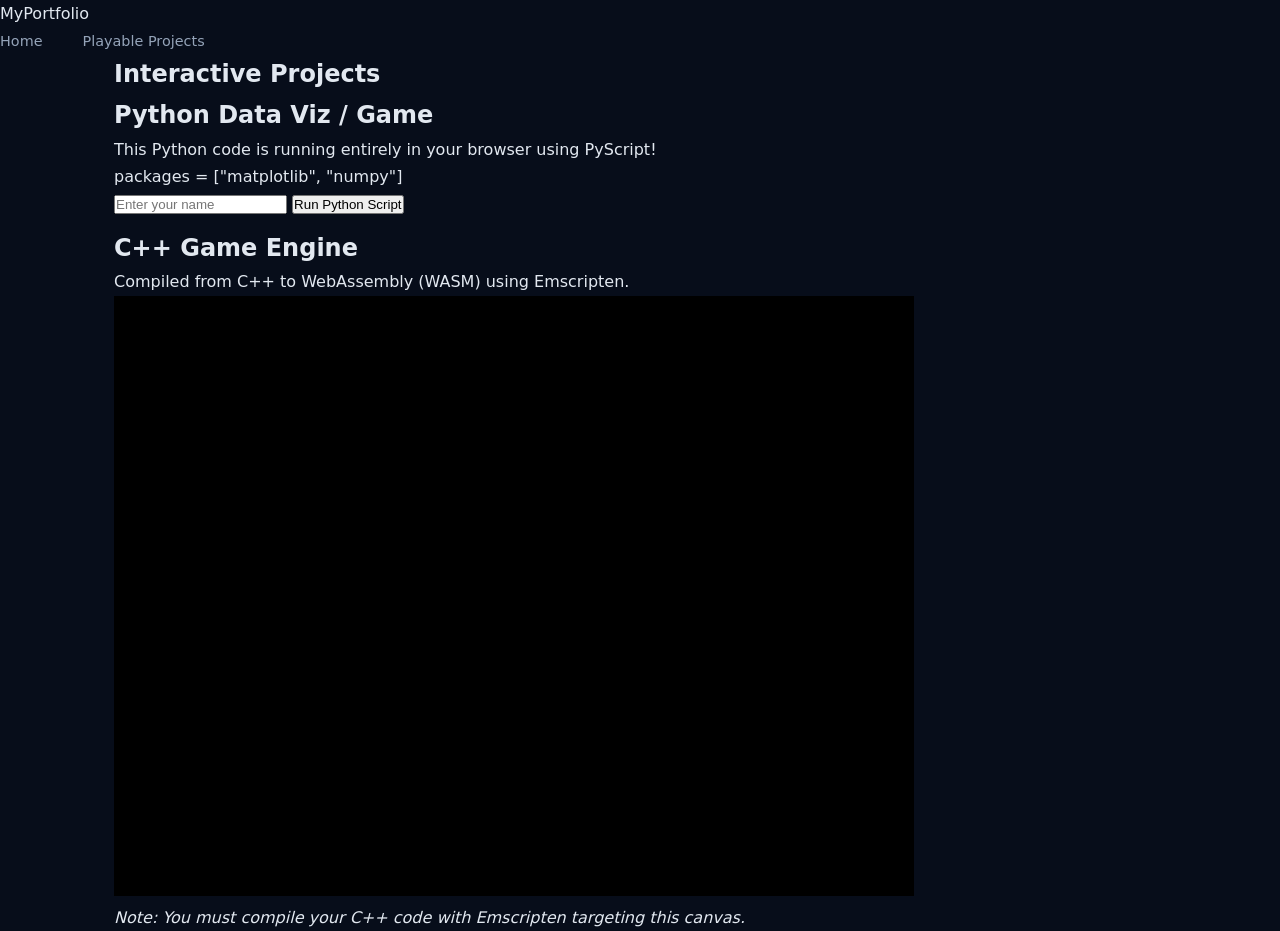
<file: projects.html>
<!DOCTYPE html>
<html lang="en">
<head>
    <meta charset="UTF-8">
    <meta name="viewport" content="width=device-width, initial-scale=1.0">
    <title>Playable Projects</title>
    <link rel="stylesheet" href="style.css">
    
    <link rel="stylesheet" href="https://pyscript.net/releases/2024.1.1/core.css">
    <script type="module" src="https://pyscript.net/releases/2024.1.1/core.js"></script>
</head>
<body>
    <nav>
        <div class="logo">MyPortfolio</div>
        <ul class="nav-links">
            <li><a href="index.html">Home</a></li>
            <li><a href="projects.html" class="btn">Playable Projects</a></li>
        </ul>
    </nav>

    <section class="container">
        <h1>Interactive Projects</h1>

        <div class="project-card">
            <h2>Python Data Viz / Game</h2>
            <p>This Python code is running entirely in your browser using PyScript!</p>
            
            <py-config>
                packages = ["matplotlib", "numpy"]
            </py-config>

            <script type="py">
                import js
                from pyodide.ffi import create_proxy

                def greet_user(event):
                    name = js.document.getElementById("name-input").value
                    js.document.getElementById("py-output").innerText = f"Hello {name}, from Python in the browser!"

                # Bind the Python function to the HTML button
                js.document.getElementById("py-btn").addEventListener("click", create_proxy(greet_user))
            </script>

            <div class="interactive-box">
                <input type="text" id="name-input" placeholder="Enter your name">
                <button id="py-btn">Run Python Script</button>
                <p id="py-output" style="margin-top: 10px; font-weight: bold;"></p>
            </div>
        </div>

        <div class="project-card">
            <h2>C++ Game Engine</h2>
            <p>Compiled from C++ to WebAssembly (WASM) using Emscripten.</p>
            
            <div class="interactive-box">
                <canvas id="canvas" oncontextmenu="event.preventDefault()" tabindex=-1 width="800" height="600" style="background: black; max-width: 100%;"></canvas>
            </div>
            <p><em>Note: You must compile your C++ code with Emscripten targeting this canvas.</em></p>
        </div>
    </section>

</body>
</html>
</file>
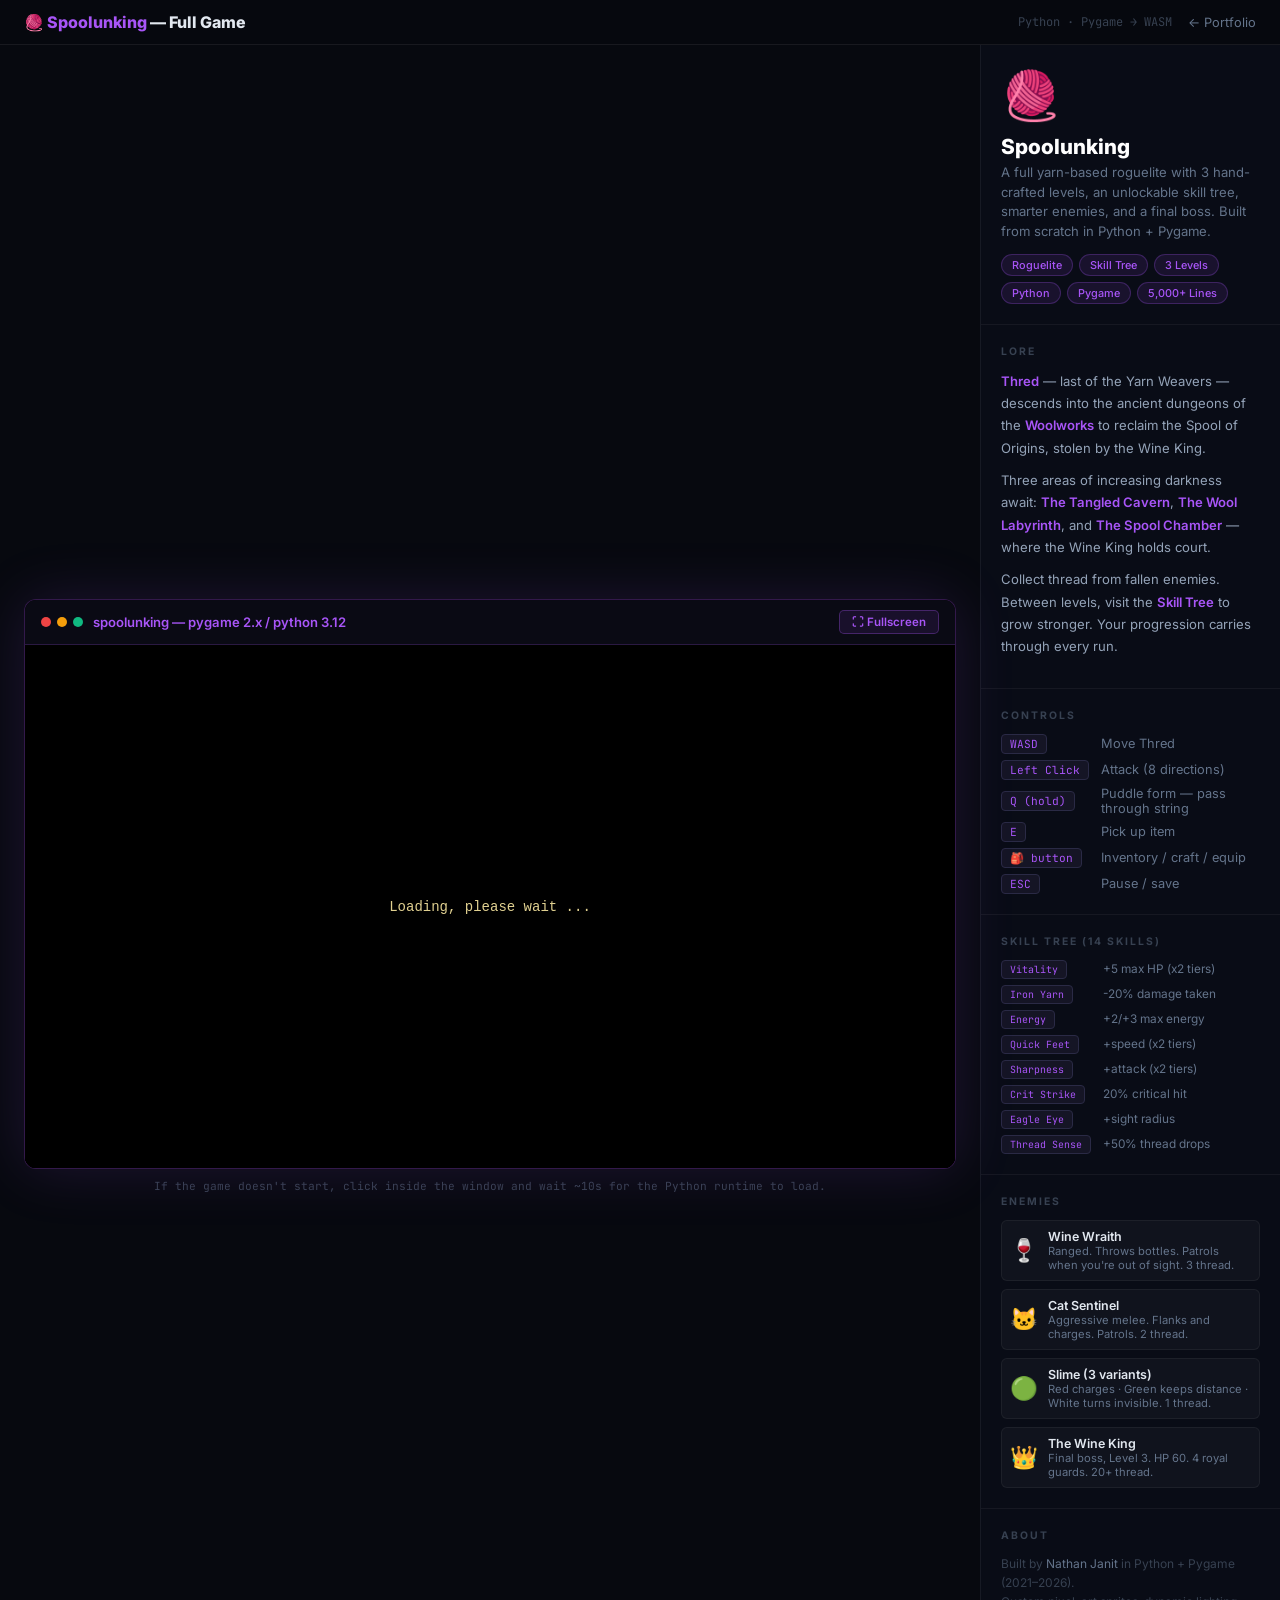
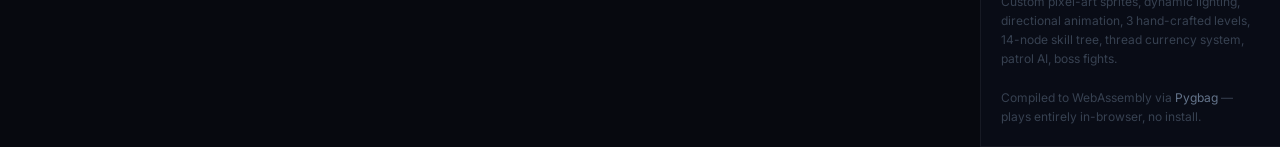
<file: spoolunking.html>
<!DOCTYPE html>
<html lang="en">
<head>
    <meta charset="UTF-8">
    <meta name="viewport" content="width=device-width, initial-scale=1.0">
    <title>Spoolunking — Full Game | Nathan Janit</title>
    <link href="https://fonts.googleapis.com/css2?family=Inter:wght@400;600;700;800&family=JetBrains+Mono:wght@400;600&display=swap" rel="stylesheet">
    <style>
* { box-sizing: border-box; margin: 0; padding: 0; }
body { background: #07090f; color: #e2e8f0; font-family: 'Inter', sans-serif; min-height: 100vh; }

.topbar {
    display: flex; align-items: center; justify-content: space-between;
    padding: 12px 24px; background: rgba(7,9,15,0.95);
    border-bottom: 1px solid rgba(255,255,255,0.07);
    position: sticky; top: 0; z-index: 100;
}
.topbar h1 { font-size: 1rem; font-weight: 800; }
.topbar h1 span { color: #a855f7; }
.topbar-right { display: flex; gap: 16px; align-items: center; }
.topbar-right a { color: #64748b; text-decoration: none; font-size: 0.8rem; transition: color 0.2s; }
.topbar-right a:hover { color: #00d4ff; }

.layout { display: flex; gap: 0; min-height: calc(100vh - 48px); }

/* GAME PANEL */
.game-panel {
    flex: 1; display: flex; flex-direction: column; align-items: center;
    justify-content: center; padding: 24px; background: #07090f;
    min-height: calc(100vh - 48px);
}

.game-frame-wrapper {
    position: relative; width: 100%; max-width: 960px;
    background: #000; border-radius: 12px; overflow: hidden;
    border: 1px solid rgba(168,85,247,0.3);
    box-shadow: 0 0 60px rgba(168,85,247,0.15);
}

.game-header {
    display: flex; align-items: center; justify-content: space-between;
    padding: 10px 16px; background: #0a0a14;
    border-bottom: 1px solid rgba(168,85,247,0.2);
}
.game-title-bar { display: flex; align-items: center; gap: 10px; }
.game-title-bar span { font-size: 0.82rem; font-weight: 600; color: #a855f7; }
.game-dots { display: flex; gap: 6px; }
.dot { width: 10px; height: 10px; border-radius: 50%; }
.dot.red { background: #ef4444; }
.dot.yellow { background: #f59e0b; }
.dot.green { background: #10b981; }
.fullscreen-btn {
    background: rgba(168,85,247,0.1); border: 1px solid rgba(168,85,247,0.3);
    color: #a855f7; padding: 4px 12px; border-radius: 5px;
    font-size: 0.72rem; font-weight: 600; cursor: pointer; transition: all 0.2s;
    font-family: 'Inter', sans-serif;
}
.fullscreen-btn:hover { background: rgba(168,85,247,0.2); }

#game-iframe {
    width: 100%; aspect-ratio: 16/9; border: none; display: block;
    background: #000;
}

.loading-overlay {
    position: absolute; inset: 0; background: #000;
    display: flex; flex-direction: column; align-items: center; justify-content: center;
    gap: 16px; z-index: 10; transition: opacity 0.5s ease;
}
.loading-overlay.hidden { opacity: 0; pointer-events: none; }
.load-title { font-size: 1.5rem; font-weight: 800; color: #a855f7; }
.load-sub { font-size: 0.85rem; color: #64748b; font-family: 'JetBrains Mono', monospace; }
.load-bar-bg { width: 240px; height: 4px; background: #1a1a2e; border-radius: 2px; overflow: hidden; }
.load-bar { height: 100%; background: linear-gradient(to right, #a855f7, #00d4ff); border-radius: 2px; animation: load-progress 4s ease forwards; }
@keyframes load-progress { from { width: 0; } to { width: 100%; } }
.load-hint { font-size: 0.72rem; color: #374151; font-family: 'JetBrains Mono', monospace; }

/* SIDEBAR */
.sidebar {
    width: 300px; flex-shrink: 0; background: #090c16;
    border-left: 1px solid rgba(255,255,255,0.06);
    overflow-y: auto; padding: 0;
}
.sb-section { padding: 20px; border-bottom: 1px solid rgba(255,255,255,0.05); }
.sb-label { font-size: 0.65rem; font-weight: 700; text-transform: uppercase; letter-spacing: 2px; color: #374151; margin-bottom: 12px; }

/* Game info */
.game-icon { font-size: 3rem; margin-bottom: 10px; }
.game-name { font-size: 1.3rem; font-weight: 800; color: #fff; margin-bottom: 4px; }
.game-tagline { font-size: 0.82rem; color: #64748b; line-height: 1.5; margin-bottom: 12px; }
.game-tags { display: flex; flex-wrap: wrap; gap: 6px; }
.gtag {
    font-size: 0.68rem; padding: 3px 10px; border-radius: 100px;
    background: rgba(168,85,247,0.1); border: 1px solid rgba(168,85,247,0.25);
    color: #a855f7; font-weight: 500;
}

/* Lore */
.lore-text { font-size: 0.82rem; color: #94a3b8; line-height: 1.7; }
.lore-text p { margin-bottom: 10px; }
.lore-text em { color: #a855f7; font-style: normal; font-weight: 600; }

/* Controls */
.controls-grid { display: grid; grid-template-columns: auto 1fr; gap: 6px 12px; font-size: 0.8rem; }
.ctrl-key {
    font-family: 'JetBrains Mono', monospace; font-size: 0.7rem;
    background: #151525; border: 1px solid #2a2a45; color: #a855f7;
    padding: 2px 8px; border-radius: 4px; white-space: nowrap; justify-self: start; align-self: center;
}
.ctrl-desc { color: #64748b; align-self: center; }

/* Enemies */
.enemy-list { display: flex; flex-direction: column; gap: 8px; }
.enemy-item {
    display: flex; gap: 10px; align-items: center; padding: 8px;
    background: rgba(255,255,255,0.03); border-radius: 6px;
    border: 1px solid rgba(255,255,255,0.05);
}
.enemy-icon { font-size: 1.4rem; flex-shrink: 0; }
.enemy-name { font-size: 0.78rem; font-weight: 600; color: #e2e8f0; }
.enemy-desc { font-size: 0.7rem; color: #64748b; }

/* Credit */
.credit-text { font-size: 0.75rem; color: #374151; line-height: 1.6; }
.credit-text a { color: #64748b; text-decoration: none; }
.credit-text a:hover { color: #a855f7; }

/* Fullscreen */
.fullscreen .game-panel { padding: 0; }
.fullscreen .sidebar { display: none; }
.fullscreen .game-frame-wrapper { max-width: 100%; border-radius: 0; border: none; box-shadow: none; }
.fullscreen #game-iframe { aspect-ratio: unset; height: calc(100vh - 48px); }

@media (max-width: 900px) { .sidebar { display: none; } }
    </style>
</head>
<body>

<div class="topbar">
    <h1>🧶 <span>Spoolunking</span> — Full Game</h1>
    <div class="topbar-right">
        <span style="font-size:0.75rem;color:#374151;font-family:'JetBrains Mono',monospace;">Python · Pygame → WASM</span>
        <a href="index.html">← Portfolio</a>
    </div>
</div>

<div class="layout" id="layout">

    <div class="game-panel">
        <div class="game-frame-wrapper">
            <div class="game-header">
                <div class="game-title-bar">
                    <div class="game-dots"><div class="dot red"></div><div class="dot yellow"></div><div class="dot green"></div></div>
                    <span>spoolunking — pygame 2.x / python 3.12</span>
                </div>
                <button class="fullscreen-btn" onclick="toggleFullscreen()">⛶ Fullscreen</button>
            </div>

            <div style="position:relative;">
                <iframe id="game-iframe" src="spoolunking/index.html" allowfullscreen
                    sandbox="allow-scripts allow-same-origin allow-pointer-lock"
                    onload="document.getElementById('load-overlay').classList.add('hidden')">
                </iframe>
                <div class="loading-overlay" id="load-overlay">
                    <div class="game-icon">🧶</div>
                    <div class="load-title">Spoolunking</div>
                    <div class="load-sub">Compiling Python → WASM...</div>
                    <div class="load-bar-bg"><div class="load-bar"></div></div>
                    <div class="load-hint">First load downloads ~2MB. Subsequent loads are cached.</div>
                </div>
            </div>
        </div>

        <p style="font-size:0.7rem;color:#374151;margin-top:10px;font-family:'JetBrains Mono',monospace;text-align:center;">
            If the game doesn't start, click inside the window and wait ~10s for the Python runtime to load.
        </p>
    </div>

    <div class="sidebar">

        <div class="sb-section">
            <div class="game-icon">🧶</div>
            <div class="game-name">Spoolunking</div>
            <div class="game-tagline">A full yarn-based roguelite with 3 hand-crafted levels, an unlockable skill tree, smarter enemies, and a final boss. Built from scratch in Python + Pygame.</div>
            <div class="game-tags">
                <span class="gtag">Roguelite</span>
                <span class="gtag">Skill Tree</span>
                <span class="gtag">3 Levels</span>
                <span class="gtag">Python</span>
                <span class="gtag">Pygame</span>
                <span class="gtag">5,000+ Lines</span>
            </div>
        </div>

        <div class="sb-section">
            <div class="sb-label">Lore</div>
            <div class="lore-text">
                <p><em>Thred</em> — last of the Yarn Weavers — descends into the ancient dungeons of the <em>Woolworks</em> to reclaim the Spool of Origins, stolen by the Wine King.</p>
                <p>Three areas of increasing darkness await: <em>The Tangled Cavern</em>, <em>The Wool Labyrinth</em>, and <em>The Spool Chamber</em> — where the Wine King holds court.</p>
                <p>Collect thread from fallen enemies. Between levels, visit the <em>Skill Tree</em> to grow stronger. Your progression carries through every run.</p>
            </div>
        </div>

        <div class="sb-section">
            <div class="sb-label">Controls</div>
            <div class="controls-grid">
                <span class="ctrl-key">WASD</span><span class="ctrl-desc">Move Thred</span>
                <span class="ctrl-key">Left Click</span><span class="ctrl-desc">Attack (8 directions)</span>
                <span class="ctrl-key">Q (hold)</span><span class="ctrl-desc">Puddle form — pass through string</span>
                <span class="ctrl-key">E</span><span class="ctrl-desc">Pick up item</span>
                <span class="ctrl-key">🎒 button</span><span class="ctrl-desc">Inventory / craft / equip</span>
                <span class="ctrl-key">ESC</span><span class="ctrl-desc">Pause / save</span>
            </div>
        </div>

        <div class="sb-section">
            <div class="sb-label">Skill Tree (14 Skills)</div>
            <div class="controls-grid" style="font-size:0.74rem;">
                <span class="ctrl-key" style="font-size:0.62rem;">Vitality</span><span class="ctrl-desc">+5 max HP (x2 tiers)</span>
                <span class="ctrl-key" style="font-size:0.62rem;">Iron Yarn</span><span class="ctrl-desc">-20% damage taken</span>
                <span class="ctrl-key" style="font-size:0.62rem;">Energy</span><span class="ctrl-desc">+2/+3 max energy</span>
                <span class="ctrl-key" style="font-size:0.62rem;">Quick Feet</span><span class="ctrl-desc">+speed (x2 tiers)</span>
                <span class="ctrl-key" style="font-size:0.62rem;">Sharpness</span><span class="ctrl-desc">+attack (x2 tiers)</span>
                <span class="ctrl-key" style="font-size:0.62rem;">Crit Strike</span><span class="ctrl-desc">20% critical hit</span>
                <span class="ctrl-key" style="font-size:0.62rem;">Eagle Eye</span><span class="ctrl-desc">+sight radius</span>
                <span class="ctrl-key" style="font-size:0.62rem;">Thread Sense</span><span class="ctrl-desc">+50% thread drops</span>
            </div>
        </div>

        <div class="sb-section">
            <div class="sb-label">Enemies</div>
            <div class="enemy-list">
                <div class="enemy-item">
                    <div class="enemy-icon">🍷</div>
                    <div><div class="enemy-name">Wine Wraith</div><div class="enemy-desc">Ranged. Throws bottles. Patrols when you're out of sight. 3 thread.</div></div>
                </div>
                <div class="enemy-item">
                    <div class="enemy-icon">🐱</div>
                    <div><div class="enemy-name">Cat Sentinel</div><div class="enemy-desc">Aggressive melee. Flanks and charges. Patrols. 2 thread.</div></div>
                </div>
                <div class="enemy-item">
                    <div class="enemy-icon">🟢</div>
                    <div><div class="enemy-name">Slime (3 variants)</div><div class="enemy-desc">Red charges · Green keeps distance · White turns invisible. 1 thread.</div></div>
                </div>
                <div class="enemy-item">
                    <div class="enemy-icon">👑</div>
                    <div><div class="enemy-name">The Wine King</div><div class="enemy-desc">Final boss, Level 3. HP 60. 4 royal guards. 20+ thread.</div></div>
                </div>
            </div>
        </div>

        <div class="sb-section">
            <div class="sb-label">About</div>
            <div class="credit-text">
                Built by <a href="index.html">Nathan Janit</a> in Python + Pygame (2021–2026).<br>
                Custom pixel-art sprites, dynamic lighting, directional animation, 3 hand-crafted levels, 14-node skill tree, thread currency system, patrol AI, boss fights.<br><br>
                Compiled to WebAssembly via <a href="https://pygame-web.github.io" target="_blank">Pygbag</a> — plays entirely in-browser, no install.
            </div>
        </div>

    </div>
</div>

<script>
function toggleFullscreen() {
    document.body.classList.toggle('fullscreen');
    const btn = document.querySelector('.fullscreen-btn');
    btn.textContent = document.body.classList.contains('fullscreen') ? '✕ Exit Fullscreen' : '⛶ Fullscreen';
}

// Hide loading overlay once iframe fires onload, but also set a timeout fallback
setTimeout(() => {
    document.getElementById('load-overlay')?.classList.add('hidden');
}, 12000);
</script>

</body>
</html>
</file>
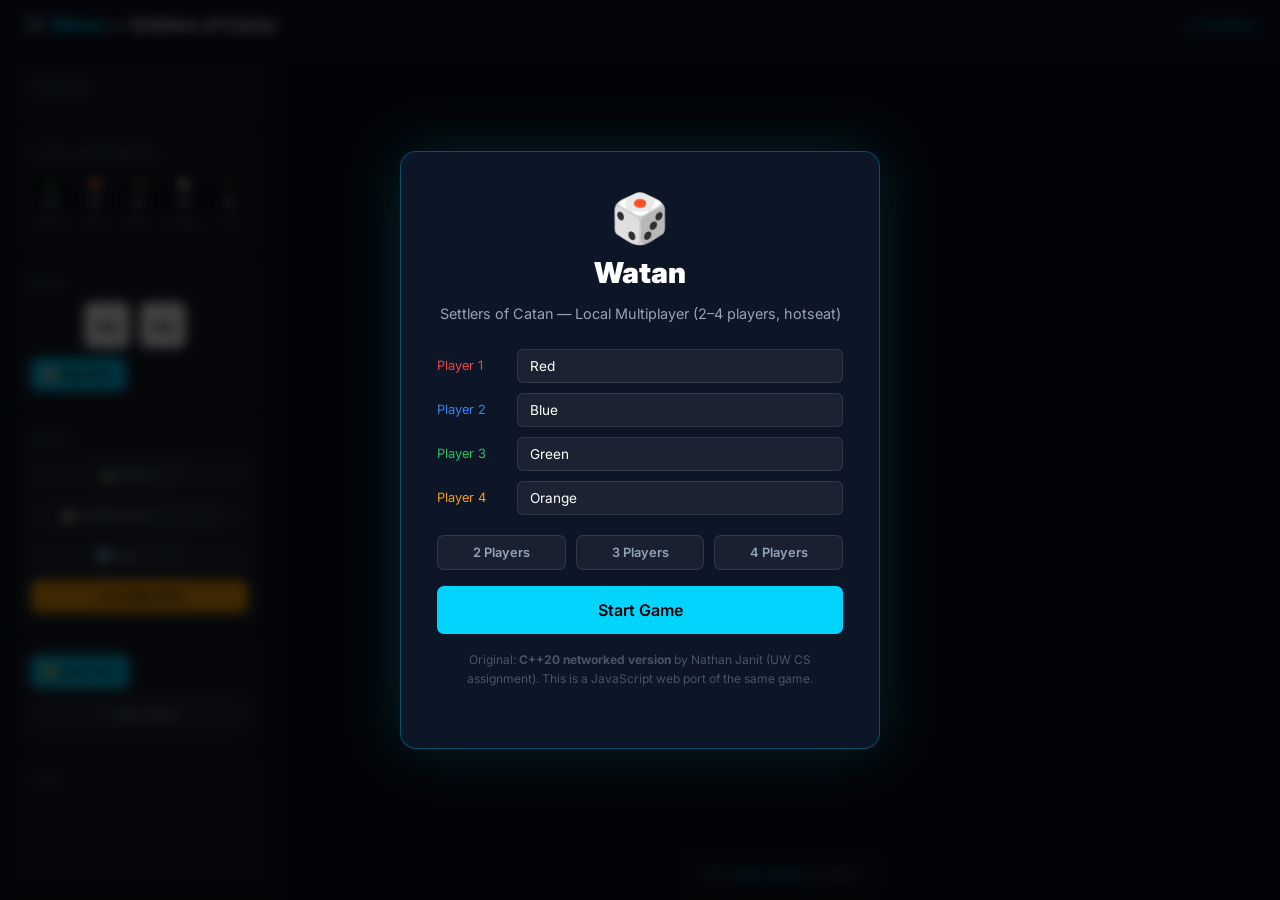
<file: watan.html>
<!DOCTYPE html>
<html lang="en">
<head>
    <meta charset="UTF-8">
    <meta name="viewport" content="width=device-width, initial-scale=1.0">
    <title>Watan — Settlers of Catan | Nathan Janit</title>
    <link href="https://fonts.googleapis.com/css2?family=Inter:wght@400;500;600;700;800&family=JetBrains+Mono:wght@400;600&display=swap" rel="stylesheet">
    <style>
* { box-sizing: border-box; margin: 0; padding: 0; }
body { background: #0a0f1a; color: #e2e8f0; font-family: 'Inter', sans-serif; min-height: 100vh; overflow-x: hidden; }
a { color: #00d4ff; text-decoration: none; font-size: 0.85rem; }

/* TOP BAR */
.topbar {
    display: flex; align-items: center; justify-content: space-between;
    padding: 14px 24px; background: rgba(13,22,38,0.95);
    border-bottom: 1px solid rgba(255,255,255,0.07); position: sticky; top: 0; z-index: 100;
}
.topbar h1 { font-size: 1.1rem; font-weight: 800; }
.topbar h1 span { color: #00d4ff; }
.topbar-right { display: flex; gap: 12px; align-items: center; }

/* LAYOUT */
.game-layout {
    display: flex; height: calc(100vh - 56px);
}
.sidebar {
    width: 280px; flex-shrink: 0; background: rgba(13,22,38,0.8);
    border-right: 1px solid rgba(255,255,255,0.07);
    overflow-y: auto; padding: 16px;
    display: flex; flex-direction: column; gap: 12px;
}
.main-area { flex: 1; display: flex; flex-direction: column; align-items: center; justify-content: center; overflow: hidden; }
canvas#gameCanvas { cursor: pointer; }

/* UI PANELS */
.panel {
    background: rgba(255,255,255,0.04); border: 1px solid rgba(255,255,255,0.08);
    border-radius: 10px; padding: 14px;
}
.panel h3 { font-size: 0.72rem; font-weight: 600; text-transform: uppercase; letter-spacing: 1.5px; color: #64748b; margin-bottom: 10px; }

/* PLAYERS */
.player-row {
    display: flex; align-items: center; gap: 10px; padding: 8px; border-radius: 8px;
    margin-bottom: 6px; border: 2px solid transparent; transition: all 0.2s;
}
.player-row.active-player { border-color: var(--pc); background: rgba(255,255,255,0.04); }
.player-dot { width: 12px; height: 12px; border-radius: 50%; flex-shrink: 0; }
.player-name { font-size: 0.88rem; font-weight: 600; flex: 1; }
.player-vp { font-family: 'JetBrains Mono', monospace; font-size: 0.8rem; color: #f59e0b; }

/* RESOURCES */
.res-grid { display: grid; grid-template-columns: repeat(5, 1fr); gap: 6px; margin-top: 6px; }
.res-chip {
    display: flex; flex-direction: column; align-items: center; gap: 2px;
    background: rgba(0,0,0,0.3); border-radius: 6px; padding: 6px 4px;
    font-size: 0.7rem; color: #94a3b8;
}
.res-count { font-size: 1rem; font-weight: 800; font-family: 'JetBrains Mono', monospace; }

/* DICE */
.dice-area { display: flex; gap: 10px; align-items: center; justify-content: center; flex-wrap: wrap; }
.die {
    width: 46px; height: 46px; background: #fff; color: #000;
    border-radius: 8px; display: flex; align-items: center; justify-content: center;
    font-size: 1.5rem; font-weight: 900; transition: transform 0.3s;
}
.die.rolling { animation: roll-die 0.4s ease; }
@keyframes roll-die { 0%,100% { transform: rotate(0); } 25% { transform: rotate(-15deg); } 75% { transform: rotate(15deg); } }

/* BUTTONS */
.btn-row { display: flex; gap: 8px; flex-wrap: wrap; }
.game-btn {
    flex: 1; min-width: 80px; padding: 9px 12px; border-radius: 7px; border: none;
    font-family: 'Inter', sans-serif; font-size: 0.8rem; font-weight: 600;
    cursor: pointer; transition: all 0.2s;
}
.btn-cyan { background: #00d4ff; color: #000; }
.btn-cyan:hover { background: #00c0e8; }
.btn-cyan:disabled { background: #1e293b; color: #475569; cursor: not-allowed; }
.btn-outline { background: rgba(255,255,255,0.05); color: #94a3b8; border: 1px solid rgba(255,255,255,0.1); }
.btn-outline:hover { background: rgba(255,255,255,0.09); color: #e2e8f0; }
.btn-outline:disabled { opacity: 0.4; cursor: not-allowed; }
.btn-gold { background: #f59e0b; color: #000; }
.btn-gold:hover { background: #d97706; }
.btn-red { background: #ef4444; color: #fff; }

/* BUILD MENU */
.build-costs { font-size: 0.75rem; color: #64748b; margin-top: 4px; }

/* LOG */
.log-area {
    flex: 1; overflow-y: auto; max-height: 160px;
    font-size: 0.72rem; color: #64748b; display: flex; flex-direction: column-reverse;
}
.log-entry { padding: 3px 0; border-bottom: 1px solid rgba(255,255,255,0.03); }
.log-entry.important { color: #00d4ff; }
.log-entry.warn { color: #f59e0b; }

/* MODAL */
.overlay {
    position: fixed; inset: 0; background: rgba(0,0,0,0.75); backdrop-filter: blur(6px);
    z-index: 200; display: flex; align-items: center; justify-content: center;
    transition: opacity 0.3s;
}
.overlay.hidden { display: none; }
.modal {
    background: #0d1626; border: 1px solid rgba(0,212,255,0.3);
    border-radius: 16px; padding: 36px; max-width: 480px; width: 90%;
    text-align: center; box-shadow: 0 0 60px rgba(0,212,255,0.15);
}
.modal h2 { font-size: 1.8rem; font-weight: 900; color: #fff; margin-bottom: 12px; }
.modal p { color: #94a3b8; margin-bottom: 24px; line-height: 1.6; font-size: 0.9rem; }
.player-setup { display: flex; flex-direction: column; gap: 10px; margin-bottom: 20px; text-align: left; }
.setup-row { display: flex; gap: 10px; align-items: center; }
.setup-row label { width: 70px; font-size: 0.8rem; color: #64748b; flex-shrink: 0; }
.setup-row input { flex: 1; background: rgba(255,255,255,0.06); border: 1px solid rgba(255,255,255,0.1);
    color: #fff; padding: 8px 12px; border-radius: 6px; font-size: 0.85rem; font-family: 'Inter', sans-serif; }
.color-pick { display: flex; gap: 8px; }
.color-swatch {
    width: 26px; height: 26px; border-radius: 50%; cursor: pointer;
    border: 2px solid transparent; transition: transform 0.2s;
}
.color-swatch:hover { transform: scale(1.15); }
.color-swatch.selected { border-color: #fff; }

/* STATUS BAR */
.status-bar {
    padding: 8px 16px; background: rgba(13,22,38,0.8);
    border-top: 1px solid rgba(255,255,255,0.07);
    font-size: 0.8rem; color: #64748b; text-align: center; min-height: 36px;
}
.status-bar span { color: #00d4ff; }

/* TRADE MODAL */
.trade-grid { display: grid; grid-template-columns: 1fr 1fr; gap: 12px; margin: 16px 0; }
.trade-col { background: rgba(255,255,255,0.04); border-radius: 8px; padding: 12px; }
.trade-col h4 { font-size: 0.75rem; color: #64748b; text-transform: uppercase; letter-spacing: 1px; margin-bottom: 10px; }
.trade-res-btn {
    width: 100%; padding: 8px; margin-bottom: 6px; border-radius: 6px; border: 1px solid rgba(255,255,255,0.1);
    background: rgba(255,255,255,0.05); color: #e2e8f0; font-size: 0.8rem; cursor: pointer; text-align: left;
    display: flex; justify-content: space-between; align-items: center; font-family: 'Inter', sans-serif;
    transition: all 0.15s;
}
.trade-res-btn:hover { background: rgba(0,212,255,0.1); border-color: rgba(0,212,255,0.3); }
.trade-res-btn.selected { background: rgba(0,212,255,0.15); border-color: #00d4ff; }
    </style>
</head>
<body>

<div class="topbar">
    <h1>⚔️ <span>Watan</span> — Settlers of Catan</h1>
    <div class="topbar-right">
        <span id="phase-label" style="font-size:0.8rem; color:#64748b;"></span>
        <a href="index.html">← Portfolio</a>
    </div>
</div>

<div class="game-layout">
    <!-- SIDEBAR -->
    <div class="sidebar">
        <!-- Players -->
        <div class="panel">
            <h3>Players</h3>
            <div id="players-list"></div>
        </div>

        <!-- Current Player Resources -->
        <div class="panel">
            <h3>Your Resources</h3>
            <div class="res-grid" id="res-display">
                <div class="res-chip"><span>🌲</span><span class="res-count" id="r-wood">0</span><span>Wood</span></div>
                <div class="res-chip"><span>🧱</span><span class="res-count" id="r-brick">0</span><span>Brick</span></div>
                <div class="res-chip"><span>🌾</span><span class="res-count" id="r-grain">0</span><span>Grain</span></div>
                <div class="res-chip"><span>🐑</span><span class="res-count" id="r-sheep">0</span><span>Sheep</span></div>
                <div class="res-chip"><span>⛏️</span><span class="res-count" id="r-ore">0</span><span>Ore</span></div>
            </div>
        </div>

        <!-- Dice -->
        <div class="panel">
            <h3>Dice</h3>
            <div class="dice-area" style="margin-bottom:10px;">
                <div class="die" id="die1">—</div>
                <div class="die" id="die2">—</div>
                <div style="font-family:'JetBrains Mono',monospace; font-size:1.4rem; font-weight:800; color:#f59e0b;" id="dice-sum"></div>
            </div>
            <button class="game-btn btn-cyan" id="btn-roll" onclick="rollDice()">🎲 Roll Dice</button>
        </div>

        <!-- Build -->
        <div class="panel">
            <h3>Build</h3>
            <div class="btn-row" style="flex-direction:column; gap:6px;">
                <button class="game-btn btn-outline" id="btn-road" onclick="setBuildMode('road')">
                    🛤️ Road <span class="build-costs">W+B</span>
                </button>
                <button class="game-btn btn-outline" id="btn-settle" onclick="setBuildMode('settlement')">
                    🏠 Settlement <span class="build-costs">W+B+G+Sh</span>
                </button>
                <button class="game-btn btn-outline" id="btn-city" onclick="setBuildMode('city')">
                    🏙️ City <span class="build-costs">2G+3O</span>
                </button>
                <button class="game-btn btn-gold" id="btn-trade" onclick="openTrade()">
                    ↔️ Trade (4:1)
                </button>
            </div>
        </div>

        <!-- End Turn -->
        <div class="panel">
            <button class="game-btn btn-cyan" id="btn-end" onclick="endTurn()">✅ End Turn</button>
            <div style="margin-top:8px;">
                <button class="game-btn btn-outline" onclick="restartGame()" style="width:100%;font-size:0.75rem;">↩ New Game</button>
            </div>
        </div>

        <!-- Log -->
        <div class="panel" style="flex:1; min-height:100px;">
            <h3>Log</h3>
            <div class="log-area" id="game-log"></div>
        </div>
    </div>

    <!-- MAIN -->
    <div class="main-area">
        <canvas id="gameCanvas"></canvas>
        <div class="status-bar" id="status-bar">Click <span>New Game</span> to begin!</div>
    </div>
</div>

<!-- SETUP MODAL -->
<div class="overlay" id="setup-overlay">
    <div class="modal">
        <div style="font-size:3rem;margin-bottom:8px;">🎲</div>
        <h2>Watan</h2>
        <p>Settlers of Catan — Local Multiplayer (2–4 players, hotseat)</p>
        <div class="player-setup" id="player-setup"></div>
        <div style="display:flex;gap:10px;justify-content:center;margin-bottom:16px;">
            <button class="game-btn btn-outline" onclick="setNumPlayers(2)">2 Players</button>
            <button class="game-btn btn-outline" onclick="setNumPlayers(3)">3 Players</button>
            <button class="game-btn btn-outline btn-cyan" onclick="setNumPlayers(4)">4 Players</button>
        </div>
        <button class="game-btn btn-cyan" onclick="startGame()" style="width:100%;padding:14px;font-size:1rem;">Start Game</button>
        <p style="margin-top:16px; font-size:0.75rem; color:#475569;">
            Original: <strong>C++20 networked version</strong> by Nathan Janit (UW CS assignment).
            This is a JavaScript web port of the same game.
        </p>
    </div>
</div>

<!-- WIN MODAL -->
<div class="overlay hidden" id="win-overlay">
    <div class="modal">
        <div style="font-size:4rem;margin-bottom:8px;">🏆</div>
        <h2 id="win-text">Player Wins!</h2>
        <p id="win-sub">First to 10 Victory Points.</p>
        <button class="game-btn btn-cyan" onclick="restartGame()" style="width:100%;padding:14px;font-size:1rem;margin-top:8px;">Play Again</button>
    </div>
</div>

<!-- TRADE MODAL -->
<div class="overlay hidden" id="trade-overlay">
    <div class="modal" style="max-width:400px;">
        <h2 style="font-size:1.3rem;">Bank Trade (4:1)</h2>
        <p>Give 4 of one resource, get 1 of any other.</p>
        <div class="trade-grid">
            <div class="trade-col">
                <h4>Give (4×)</h4>
                <div id="trade-give"></div>
            </div>
            <div class="trade-col">
                <h4>Receive (1×)</h4>
                <div id="trade-receive"></div>
            </div>
        </div>
        <div style="display:flex;gap:10px;">
            <button class="game-btn btn-outline" onclick="closeTrade()" style="flex:1;">Cancel</button>
            <button class="game-btn btn-cyan" id="btn-confirm-trade" onclick="confirmTrade()" style="flex:1;">Trade</button>
        </div>
    </div>
</div>

<script>
/* ============================================================
   WATAN — Complete Settlers of Catan in JavaScript
   ============================================================ */

const RESOURCES = ['wood','brick','grain','sheep','ore'];
const RES_EMOJI = { wood:'🌲', brick:'🧱', grain:'🌾', sheep:'🐑', ore:'⛏️' };
const RES_COLORS = {
    wood:   '#2d6a4f', brick: '#c1440e', grain: '#e9c46a',
    sheep:  '#7cb518', ore:   '#718096', desert:'#c8a96e',
};
const PLAYER_COLORS = ['#ef4444','#3b82f6','#22c55e','#f59e0b'];
const PLAYER_NAMES  = ['Red','Blue','Green','Orange'];

const ROAD_COST       = { wood:1, brick:1 };
const SETTLEMENT_COST = { wood:1, brick:1, grain:1, sheep:1 };
const CITY_COST       = { grain:2, ore:3 };

// Standard Catan board: axial coords [q,r], resource, number
const BOARD_DEF = [
    // Row 0 (top, 3 hexes)
    {q:0,r:-2, res:'ore',    num:10},
    {q:1,r:-2, res:'sheep',  num:2},
    {q:2,r:-2, res:'wood',   num:9},
    // Row 1 (4 hexes)
    {q:-1,r:-1, res:'grain', num:12},
    {q:0, r:-1, res:'brick', num:6},
    {q:1, r:-1, res:'sheep', num:4},
    {q:2, r:-1, res:'brick', num:10},
    // Row 2 (middle, 5 hexes)
    {q:-2,r:0,  res:'grain', num:9},
    {q:-1,r:0,  res:'wood',  num:11},
    {q:0, r:0,  res:'desert',num:0},
    {q:1, r:0,  res:'wood',  num:3},
    {q:2, r:0,  res:'ore',   num:8},
    // Row 3 (4 hexes)
    {q:-2,r:1,  res:'wood',  num:8},
    {q:-1,r:1,  res:'ore',   num:3},
    {q:0, r:1,  res:'grain', num:4},
    {q:1, r:1,  res:'sheep', num:5},
    // Row 4 (bottom, 3 hexes)
    {q:-2,r:2,  res:'brick', num:5},
    {q:-1,r:2,  res:'grain', num:6},
    {q:0, r:2,  res:'sheep', num:11},
];

// State
let G = null; // game state
let buildMode = null; // 'road' | 'settlement' | 'city' | null
let numPlayers = 4;
let tradeGive = null, tradeGet = null;

// Canvas
const canvas = document.getElementById('gameCanvas');
const ctx = canvas.getContext('2d');
let HEX_SIZE = 60;

// ── HEX MATH ────────────────────────────────────────────────
function hexToPixel(q, r, cx, cy, size) {
    const x = cx + size * (3/2 * q);
    const y = cy + size * (Math.sqrt(3)/2 * q + Math.sqrt(3) * r);
    return { x, y };
}

function hexCorner(cx, cy, size, i) {
    const angle = (Math.PI / 180) * (60 * i);
    return { x: cx + size * Math.cos(angle), y: cy + size * Math.sin(angle) };
}

// ── VERTEX KEY ────────────────────────────────────────────
function vertKey(x, y) {
    return `${Math.round(x)},${Math.round(y)}`;
}

// ── SETUP MODAL ──────────────────────────────────────────
function setNumPlayers(n) {
    numPlayers = n;
    document.querySelectorAll('#setup-overlay .btn-outline').forEach((b,i) => {
        b.className = 'game-btn ' + ((i+2 === n) ? 'btn-cyan' : 'btn-outline');
    });
    buildSetupUI();
}

function buildSetupUI() {
    const c = document.getElementById('player-setup');
    c.innerHTML = '';
    for (let i = 0; i < numPlayers; i++) {
        const row = document.createElement('div');
        row.className = 'setup-row';
        row.innerHTML = `
            <label style="color:${PLAYER_COLORS[i]}">Player ${i+1}</label>
            <input type="text" id="pname-${i}" value="${PLAYER_NAMES[i]}" maxlength="12">
        `;
        c.appendChild(row);
    }
}

buildSetupUI();

// ── GAME INIT ────────────────────────────────────────────
function startGame() {
    document.getElementById('setup-overlay').classList.add('hidden');

    // Build players
    const players = [];
    for (let i = 0; i < numPlayers; i++) {
        const nameEl = document.getElementById(`pname-${i}`);
        players.push({
            name: nameEl ? nameEl.value || PLAYER_NAMES[i] : PLAYER_NAMES[i],
            color: PLAYER_COLORS[i],
            resources: { wood:0, brick:0, grain:0, sheep:0, ore:0 },
            vp: 0,
            settlements: [],
            cities: [],
            roads: [],
        });
    }

    // Compute center
    resizeCanvas();
    const cx = canvas.width / 2, cy = canvas.height / 2;

    // Build hex data with pixel coords
    const hexes = BOARD_DEF.map(h => {
        const px = hexToPixel(h.q, h.r, cx, cy, HEX_SIZE);
        return { ...h, cx: px.x, cy: px.y, res: h.res, num: h.num };
    });

    // Build vertex map (shared corners)
    const vertexMap = {}; // key -> {x,y, building:null, hexes:[]}
    hexes.forEach((hex, hi) => {
        for (let c = 0; c < 6; c++) {
            const corner = hexCorner(hex.cx, hex.cy, HEX_SIZE, c);
            const key = vertKey(corner.x, corner.y);
            if (!vertexMap[key]) {
                vertexMap[key] = { x: corner.x, y: corner.y, building: null, hexes: [], key };
            }
            vertexMap[key].hexes.push(hi);
        }
    });
    const vertices = Object.values(vertexMap);

    // Build edge map (pairs of adjacent vertices)
    const edgeMap = {};
    hexes.forEach(hex => {
        const corners = [];
        for (let c = 0; c < 6; c++) corners.push(hexCorner(hex.cx, hex.cy, HEX_SIZE, c));
        for (let c = 0; c < 6; c++) {
            const a = corners[c], b = corners[(c+1)%6];
            const ka = vertKey(a.x, a.y), kb = vertKey(b.x, b.y);
            const ekey = [ka, kb].sort().join('|');
            if (!edgeMap[ekey]) edgeMap[ekey] = { v1: ka, v2: kb, road: null };
        }
    });
    const edges = Object.values(edgeMap);

    // Robber starts on desert
    const robberIdx = hexes.findIndex(h => h.res === 'desert');

    G = {
        players, hexes, vertices, vertexMap, edges, edgeMap,
        currentPlayer: 0,
        phase: 'setup',
        setupPhase: 1,     // 1 or 2 (two rounds of placement)
        setupSettlements: 0, // how many settlements placed in setup
        setupDir: 1,        // 1 = forward, -1 = backward through players
        setupOrder: [],      // order of play in setup
        diceRolled: false,
        robberHex: robberIdx,
        robberMode: false,
        log: [],
    };

    // Build setup order: [0,1,2,3,3,2,1,0] for 4p
    for (let i = 0; i < numPlayers; i++) G.setupOrder.push(i);
    for (let i = numPlayers - 1; i >= 0; i--) G.setupOrder.push(i);
    G.currentPlayer = G.setupOrder[0];
    G.setupIdx = 0;

    setBuildMode(null);
    updateUI();
    draw();
    addLog(`Game started! ${players.length} players.`, 'important');
    setStatus(`Setup Phase: ${G.players[G.currentPlayer].name}, place your first settlement`);
}

function restartGame() {
    document.getElementById('win-overlay').classList.add('hidden');
    document.getElementById('setup-overlay').classList.remove('hidden');
    G = null;
    buildMode = null;
    ctx.clearRect(0, 0, canvas.width, canvas.height);
}

// ── CANVAS RESIZE ────────────────────────────────────────
function resizeCanvas() {
    const container = canvas.parentElement;
    canvas.width  = container.clientWidth;
    canvas.height = container.clientHeight - 36;
    HEX_SIZE = Math.min(canvas.width, canvas.height) / 12;
    if (G) {
        const cx = canvas.width / 2, cy = canvas.height / 2;
        G.hexes.forEach(h => {
            const px = hexToPixel(h.q, h.r, cx, cy, HEX_SIZE);
            h.cx = px.x; h.cy = px.y;
        });
        G.vertices.forEach(v => delete v._fresh);
        // Recompute vertex positions
        const newVMap = {};
        G.hexes.forEach((hex, hi) => {
            for (let c = 0; c < 6; c++) {
                const corner = hexCorner(hex.cx, hex.cy, HEX_SIZE, c);
                const key = vertKey(corner.x, corner.y);
                if (!newVMap[key]) {
                    // find existing vertex
                    newVMap[key] = corner;
                }
            }
        });
        G.vertices.forEach(v => {
            // find nearest new position
            let best = null, bestD = Infinity;
            G.hexes.forEach(hex => {
                for (let c = 0; c < 6; c++) {
                    const corner = hexCorner(hex.cx, hex.cy, HEX_SIZE, c);
                    const d = Math.hypot(corner.x - v.x, corner.y - v.y);
                    if (d < bestD) { bestD = d; best = corner; }
                }
            });
            if (best && bestD < 5) { v.x = best.x; v.y = best.y; }
        });
    }
    if (G) draw();
}

window.addEventListener('resize', resizeCanvas);
resizeCanvas();

// ── DRAW ─────────────────────────────────────────────────
function draw() {
    if (!G) return;
    ctx.clearRect(0, 0, canvas.width, canvas.height);

    // Ocean background
    ctx.fillStyle = '#1e3a5f';
    ctx.fillRect(0, 0, canvas.width, canvas.height);

    // Hexes
    G.hexes.forEach((hex, hi) => {
        drawHex(hex, hi);
    });

    // Edges (roads)
    G.edges.forEach(e => {
        if (e.road) drawRoad(e);
    });

    // Hover highlight for buildMode
    if (buildMode === 'road' && G.phase === 'main' && G.diceRolled) {
        G.edges.forEach(e => {
            if (!e.road && canPlaceRoad(e)) {
                const v1 = G.vertexMap[e.v1], v2 = G.vertexMap[e.v2];
                if (v1 && v2) {
                    ctx.save();
                    ctx.strokeStyle = 'rgba(0,212,255,0.5)';
                    ctx.lineWidth = 6;
                    ctx.lineCap = 'round';
                    ctx.beginPath();
                    ctx.moveTo(v1.x, v1.y);
                    ctx.lineTo(v2.x, v2.y);
                    ctx.stroke();
                    ctx.restore();
                }
            }
        });
    }

    // Vertices (settlements/cities)
    G.vertices.forEach(v => drawVertex(v));

    // Robber
    const rh = G.hexes[G.robberHex];
    if (rh) {
        ctx.fillStyle = '#000';
        ctx.font = `${HEX_SIZE * 0.55}px serif`;
        ctx.textAlign = 'center'; ctx.textBaseline = 'middle';
        ctx.fillText('☠️', rh.cx, rh.cy + HEX_SIZE * 0.15);
    }
}

function drawHex(hex, hi) {
    const isRobber = (hi === G.robberHex);
    ctx.beginPath();
    for (let c = 0; c < 6; c++) {
        const p = hexCorner(hex.cx, hex.cy, HEX_SIZE * 0.97, c);
        c === 0 ? ctx.moveTo(p.x, p.y) : ctx.lineTo(p.x, p.y);
    }
    ctx.closePath();

    // Fill
    ctx.fillStyle = isRobber ? '#555' : RES_COLORS[hex.res] || '#888';
    ctx.fill();
    ctx.strokeStyle = 'rgba(0,0,0,0.4)';
    ctx.lineWidth = 2;
    ctx.stroke();

    // Number token
    if (hex.num > 0) {
        const isRed = (hex.num === 6 || hex.num === 8);
        ctx.beginPath();
        ctx.arc(hex.cx, hex.cy, HEX_SIZE * 0.28, 0, Math.PI * 2);
        ctx.fillStyle = 'rgba(245,230,200,0.95)';
        ctx.fill();
        ctx.fillStyle = isRed ? '#c1440e' : '#1a1a1a';
        ctx.font = `bold ${HEX_SIZE * 0.28}px 'JetBrains Mono', monospace`;
        ctx.textAlign = 'center'; ctx.textBaseline = 'middle';
        ctx.fillText(hex.num, hex.cx, hex.cy);

        // Probability dots
        const dots = Math.min(hex.num <= 7 ? hex.num - 1 : 13 - hex.num, 5);
        const dotR = HEX_SIZE * 0.04;
        const spacing = dotR * 2.8;
        for (let d = 0; d < dots; d++) {
            const dx = hex.cx - (dots-1)/2*spacing + d*spacing;
            ctx.beginPath();
            ctx.arc(dx, hex.cy + HEX_SIZE * 0.3, dotR, 0, Math.PI * 2);
            ctx.fillStyle = isRed ? '#c1440e' : '#333';
            ctx.fill();
        }
    }

    // Resource icon
    const icons = { wood:'🌲', brick:'🧱', grain:'🌾', sheep:'🐑', ore:'⛏️', desert:'🏜️' };
    ctx.font = `${HEX_SIZE * 0.35}px serif`;
    ctx.textAlign = 'center'; ctx.textBaseline = 'middle';
    ctx.fillText(icons[hex.res] || '', hex.cx, hex.cy - HEX_SIZE * 0.55);
}

function drawRoad(edge) {
    const v1 = G.vertexMap[edge.v1], v2 = G.vertexMap[edge.v2];
    if (!v1 || !v2) return;
    const p = G.players[edge.road.player];
    ctx.save();
    ctx.strokeStyle = p.color;
    ctx.lineWidth = HEX_SIZE * 0.12;
    ctx.lineCap = 'round';
    ctx.shadowColor = p.color;
    ctx.shadowBlur = 6;
    ctx.beginPath();
    ctx.moveTo(v1.x, v1.y);
    ctx.lineTo(v2.x, v2.y);
    ctx.stroke();
    ctx.restore();
}

function drawVertex(v) {
    if (!v.building) {
        // Show buildable vertex hint
        const canBuild = buildMode === 'settlement' && canPlaceSettlement(v);
        const canCity  = buildMode === 'city' && v.building && v.building.type === 'settlement' && v.building.player === G.currentPlayer;
        if (canBuild) {
            ctx.beginPath();
            ctx.arc(v.x, v.y, HEX_SIZE * 0.18, 0, Math.PI * 2);
            ctx.fillStyle = 'rgba(0,212,255,0.3)';
            ctx.strokeStyle = '#00d4ff';
            ctx.lineWidth = 2;
            ctx.fill(); ctx.stroke();
        }
        return;
    }
    const { type, player } = v.building;
    const p = G.players[player];

    if (type === 'settlement') {
        ctx.save();
        ctx.shadowColor = p.color; ctx.shadowBlur = 12;
        ctx.fillStyle = p.color;
        ctx.strokeStyle = '#fff';
        ctx.lineWidth = 2;
        const s = HEX_SIZE * 0.22;
        ctx.beginPath();
        ctx.moveTo(v.x, v.y - s);
        ctx.lineTo(v.x + s, v.y + s * 0.5);
        ctx.lineTo(v.x - s, v.y + s * 0.5);
        ctx.closePath();
        ctx.fill(); ctx.stroke();
        ctx.restore();
    } else {
        // City
        ctx.save();
        ctx.shadowColor = p.color; ctx.shadowBlur = 16;
        ctx.fillStyle = p.color;
        ctx.strokeStyle = '#fff';
        ctx.lineWidth = 2;
        const s = HEX_SIZE * 0.28;
        ctx.beginPath();
        ctx.rect(v.x - s*0.7, v.y - s*0.4, s*1.4, s*0.9);
        ctx.fill(); ctx.stroke();
        ctx.beginPath();
        ctx.rect(v.x - s*0.35, v.y - s*0.75, s*0.7, s*0.4);
        ctx.fill(); ctx.stroke();
        ctx.restore();
    }

    // Upgrade hint
    if (buildMode === 'city' && type === 'settlement' && player === G.currentPlayer) {
        ctx.beginPath();
        ctx.arc(v.x, v.y, HEX_SIZE * 0.32, 0, Math.PI * 2);
        ctx.strokeStyle = '#f59e0b';
        ctx.lineWidth = 2;
        ctx.stroke();
    }
}

// ── CLICK HANDLER ─────────────────────────────────────────
canvas.addEventListener('click', (e) => {
    if (!G) return;
    const rect = canvas.getBoundingClientRect();
    const mx = e.clientX - rect.left, my = e.clientY - rect.top;

    if (G.robberMode) {
        // Place robber on clicked hex
        const hi = nearestHex(mx, my);
        if (hi !== null && hi !== G.robberHex) {
            G.hexes[hi].res !== 'desert' && (G.robberHex = hi);
            G.robberMode = false;
            addLog(`Robber moved.`);
            draw();
            setStatus(`${G.players[G.currentPlayer].name}: build or end turn`);
        }
        return;
    }

    if (G.phase === 'setup') {
        // Place settlement or road in setup
        if (!G.setupRoadPending) {
            const v = nearestVertex(mx, my, HEX_SIZE * 0.4);
            if (v && canPlaceSetupSettlement(v)) {
                v.building = { type: 'settlement', player: G.currentPlayer };
                G.players[G.currentPlayer].settlements.push(v.key);
                G.players[G.currentPlayer].vp++;
                // In round 2, collect initial resources
                if (G.setupPhase === 2) giveSetupResources(v);
                addLog(`${G.players[G.currentPlayer].name} placed settlement.`, 'important');
                G.setupRoadPending = true;
                draw();
                setStatus(`${G.players[G.currentPlayer].name}: now place a road adjacent to your settlement`);
            }
        } else {
            const lastSettlement = G.players[G.currentPlayer].settlements.slice(-1)[0];
            const lv = G.vertexMap[lastSettlement];
            const edge = nearestEdgeAdjacentTo(mx, my, lv);
            if (edge && !edge.road) {
                edge.road = { player: G.currentPlayer };
                G.players[G.currentPlayer].roads.push(edge);
                addLog(`${G.players[G.currentPlayer].name} placed road.`);
                G.setupRoadPending = false;
                advanceSetup();
                draw();
            }
        }
        return;
    }

    if (!buildMode || !G.diceRolled) return;

    if (buildMode === 'settlement') {
        const v = nearestVertex(mx, my, HEX_SIZE * 0.4);
        if (v && canPlaceSettlement(v)) {
            if (!canAfford(SETTLEMENT_COST)) { setStatus('Not enough resources!'); return; }
            payResources(SETTLEMENT_COST);
            v.building = { type: 'settlement', player: G.currentPlayer };
            G.players[G.currentPlayer].settlements.push(v.key);
            G.players[G.currentPlayer].vp++;
            addLog(`${G.players[G.currentPlayer].name} built settlement (+1 VP)`, 'important');
            checkWin();
            setBuildMode(null);
            draw();
            updateUI();
        }
    } else if (buildMode === 'city') {
        const v = nearestVertex(mx, my, HEX_SIZE * 0.4);
        if (v && v.building && v.building.type === 'settlement' && v.building.player === G.currentPlayer) {
            if (!canAfford(CITY_COST)) { setStatus('Not enough resources! (Need 2 Grain + 3 Ore)'); return; }
            payResources(CITY_COST);
            v.building.type = 'city';
            G.players[G.currentPlayer].vp++;
            addLog(`${G.players[G.currentPlayer].name} upgraded to city (+1 VP)`, 'important');
            checkWin();
            setBuildMode(null);
            draw();
            updateUI();
        }
    } else if (buildMode === 'road') {
        const edge = nearestEdge(mx, my, HEX_SIZE * 0.25);
        if (edge && !edge.road && canPlaceRoad(edge)) {
            if (!canAfford(ROAD_COST)) { setStatus('Not enough resources! (Need Wood + Brick)'); return; }
            payResources(ROAD_COST);
            edge.road = { player: G.currentPlayer };
            G.players[G.currentPlayer].roads.push(edge);
            addLog(`${G.players[G.currentPlayer].name} built road.`);
            setBuildMode(null);
            draw();
            updateUI();
        }
    }
});

// ── SETUP HELPERS ─────────────────────────────────────────
function advanceSetup() {
    G.setupIdx++;
    if (G.setupIdx >= G.setupOrder.length) {
        G.phase = 'main';
        G.currentPlayer = 0;
        document.getElementById('btn-roll').disabled = false;
        document.getElementById('btn-end').disabled = false;
        addLog('Setup complete. Player 1 starts!', 'important');
        setStatus(`${G.players[0].name}: roll the dice!`);
        updateUI();
        return;
    }
    G.currentPlayer = G.setupOrder[G.setupIdx];
    G.setupPhase = G.setupIdx >= numPlayers ? 2 : 1;
    setStatus(`Setup Phase ${G.setupPhase}: ${G.players[G.currentPlayer].name}, place your settlement`);
    updateUI();
}

function canPlaceSetupSettlement(v) {
    if (v.building) return false;
    for (const adj of getAdjacentVertices(v)) {
        if (adj.building) return false;
    }
    return true;
}

function giveSetupResources(v) {
    v.hexes.forEach(hi => {
        const h = G.hexes[hi];
        if (h.res !== 'desert') G.players[G.currentPlayer].resources[h.res]++;
    });
}

// ── GAME ACTIONS ───────────────────────────────────────────
function rollDice() {
    if (!G || G.phase !== 'main' || G.diceRolled) return;
    const d1 = Math.ceil(Math.random() * 6), d2 = Math.ceil(Math.random() * 6);
    const sum = d1 + d2;

    const die1 = document.getElementById('die1'), die2 = document.getElementById('die2');
    die1.textContent = ['','⚀','⚁','⚂','⚃','⚄','⚅'][d1];
    die2.textContent = ['','⚀','⚁','⚂','⚃','⚄','⚅'][d2];
    die1.classList.add('rolling'); die2.classList.add('rolling');
    setTimeout(() => { die1.classList.remove('rolling'); die2.classList.remove('rolling'); }, 400);
    document.getElementById('dice-sum').textContent = sum;

    G.diceRolled = true;
    document.getElementById('btn-roll').disabled = true;

    addLog(`${G.players[G.currentPlayer].name} rolled ${d1}+${d2}=${sum}`, sum === 7 ? 'warn' : '');

    if (sum === 7) {
        // Robber
        addLog('Robber! Click a hex to move it.', 'warn');
        G.robberMode = true;
        setStatus(`Robber! Click a tile to place the robber.`);
        // Discard for players with > 7 cards
        G.players.forEach((p, pi) => {
            const total = Object.values(p.resources).reduce((a,b)=>a+b,0);
            if (total > 7) {
                const discard = Math.floor(total / 2);
                let discarded = 0;
                for (const r of RESOURCES) {
                    while (p.resources[r] > 0 && discarded < discard) {
                        p.resources[r]--; discarded++;
                    }
                }
                addLog(`${p.name} discarded ${discard} cards.`, 'warn');
            }
        });
    } else {
        // Distribute resources
        G.hexes.forEach((h, hi) => {
            if (h.num === sum && hi !== G.robberHex) {
                h.hexes_vertices = h.hexes_vertices || [];
                G.vertices.forEach(v => {
                    if (v.hexes.includes(hi) && v.building) {
                        const p = G.players[v.building.player];
                        const amt = v.building.type === 'city' ? 2 : 1;
                        p.resources[h.res] += amt;
                    }
                });
            }
        });
        setStatus(`${G.players[G.currentPlayer].name}: build something or end turn`);
        addLog(`Resources distributed for roll ${sum}.`);
    }
    updateUI();
    draw();
}

function endTurn() {
    if (!G || G.phase !== 'main') return;
    if (!G.diceRolled) { setStatus('Roll the dice first!'); return; }
    const prev = G.players[G.currentPlayer].name;
    G.currentPlayer = (G.currentPlayer + 1) % numPlayers;
    G.diceRolled = false;
    setBuildMode(null);
    document.getElementById('btn-roll').disabled = false;
    document.getElementById('die1').textContent = '—';
    document.getElementById('die2').textContent = '—';
    document.getElementById('dice-sum').textContent = '';
    addLog(`${prev} ended turn.`);
    setStatus(`${G.players[G.currentPlayer].name}: roll the dice!`);
    updateUI();
    draw();
}

function setBuildMode(mode) {
    buildMode = mode;
    ['road','settle','city'].forEach(id => {
        const b = document.getElementById(`btn-${id}`);
        if (b) b.style.borderColor = '';
    });
    if (mode) {
        const map = { road:'btn-road', settlement:'btn-settle', city:'btn-city' };
        const b = document.getElementById(map[mode]);
        if (b) b.style.borderColor = '#00d4ff';
        setStatus(`Click on the board to place a ${mode}`);
    }
    draw();
}

// ── TRADE ─────────────────────────────────────────────────
function openTrade() {
    if (!G || G.phase !== 'main' || !G.diceRolled) return;
    tradeGive = null; tradeGet = null;
    const p = G.players[G.currentPlayer];

    const giveDiv = document.getElementById('trade-give');
    const recvDiv = document.getElementById('trade-receive');
    giveDiv.innerHTML = ''; recvDiv.innerHTML = '';

    RESOURCES.forEach(r => {
        const give = document.createElement('button');
        give.className = 'trade-res-btn' + (p.resources[r] >= 4 ? '' : ' disabled');
        give.innerHTML = `${RES_EMOJI[r]} ${r} <span>${p.resources[r]}</span>`;
        give.onclick = () => {
            if (p.resources[r] < 4) return;
            tradeGive = r;
            giveDiv.querySelectorAll('.trade-res-btn').forEach(b => b.classList.remove('selected'));
            give.classList.add('selected');
        };
        if (p.resources[r] < 4) give.style.opacity = '0.4';
        giveDiv.appendChild(give);

        const recv = document.createElement('button');
        recv.className = 'trade-res-btn';
        recv.innerHTML = `${RES_EMOJI[r]} ${r}`;
        recv.onclick = () => {
            tradeGet = r;
            recvDiv.querySelectorAll('.trade-res-btn').forEach(b => b.classList.remove('selected'));
            recv.classList.add('selected');
        };
        recvDiv.appendChild(recv);
    });

    document.getElementById('trade-overlay').classList.remove('hidden');
}

function closeTrade() {
    document.getElementById('trade-overlay').classList.add('hidden');
}

function confirmTrade() {
    if (!tradeGive || !tradeGet || tradeGive === tradeGet) {
        setStatus('Select a resource to give and one to receive.'); return;
    }
    const p = G.players[G.currentPlayer];
    if (p.resources[tradeGive] < 4) { setStatus('Not enough resources!'); return; }
    p.resources[tradeGive] -= 4;
    p.resources[tradeGet]++;
    addLog(`${p.name} traded 4 ${tradeGive} for 1 ${tradeGet}.`);
    closeTrade();
    updateUI();
}

// ── HELPERS ────────────────────────────────────────────────
function canAfford(cost) {
    const p = G.players[G.currentPlayer];
    return Object.entries(cost).every(([r,n]) => p.resources[r] >= n);
}

function payResources(cost) {
    const p = G.players[G.currentPlayer];
    Object.entries(cost).forEach(([r,n]) => p.resources[r] -= n);
}

function canPlaceSettlement(v) {
    if (v.building) return false;
    if (G.phase === 'main') {
        // Must be adjacent to player's road
        const hasAdjacentRoad = G.edges.some(e =>
            e.road && e.road.player === G.currentPlayer &&
            (e.v1 === v.key || e.v2 === v.key)
        );
        if (!hasAdjacentRoad) return false;
    }
    for (const adj of getAdjacentVertices(v)) {
        if (adj.building) return false;
    }
    return true;
}

function canPlaceRoad(edge) {
    const v1 = G.vertexMap[edge.v1], v2 = G.vertexMap[edge.v2];
    if (!v1 || !v2) return false;
    for (const v of [v1, v2]) {
        if (v.building && v.building.player === G.currentPlayer) return true;
        const adjRoad = G.edges.some(e =>
            e.road && e.road.player === G.currentPlayer &&
            (e.v1 === v.key || e.v2 === v.key) && e !== edge
        );
        if (adjRoad) return true;
    }
    return false;
}

function getAdjacentVertices(v) {
    const result = [];
    G.edges.forEach(e => {
        if (e.v1 === v.key) { const n = G.vertexMap[e.v2]; if (n) result.push(n); }
        if (e.v2 === v.key) { const n = G.vertexMap[e.v1]; if (n) result.push(n); }
    });
    return result;
}

function nearestVertex(mx, my, maxDist) {
    let best = null, bestD = maxDist;
    G.vertices.forEach(v => {
        const d = Math.hypot(v.x - mx, v.y - my);
        if (d < bestD) { bestD = d; best = v; }
    });
    return best;
}

function nearestEdge(mx, my, threshold) {
    let best = null, bestD = threshold;
    G.edges.forEach(e => {
        const v1 = G.vertexMap[e.v1], v2 = G.vertexMap[e.v2];
        if (!v1 || !v2) return;
        const mx2 = (v1.x + v2.x) / 2, my2 = (v1.y + v2.y) / 2;
        const d = Math.hypot(mx2 - mx, my2 - my);
        if (d < bestD) { bestD = d; best = e; }
    });
    return best;
}

function nearestEdgeAdjacentTo(mx, my, lv) {
    let best = null, bestD = Infinity;
    G.edges.forEach(e => {
        if (e.v1 !== lv.key && e.v2 !== lv.key) return;
        const v1 = G.vertexMap[e.v1], v2 = G.vertexMap[e.v2];
        if (!v1 || !v2) return;
        const mx2 = (v1.x + v2.x) / 2, my2 = (v1.y + v2.y) / 2;
        const d = Math.hypot(mx2 - mx, my2 - my);
        if (d < bestD) { bestD = d; best = e; }
    });
    return best;
}

function nearestHex(mx, my) {
    let best = null, bestD = HEX_SIZE * 1.2;
    G.hexes.forEach((h, hi) => {
        const d = Math.hypot(h.cx - mx, h.cy - my);
        if (d < bestD && h.res !== 'desert') { bestD = d; best = hi; }
    });
    return best;
}

function checkWin() {
    const p = G.players[G.currentPlayer];
    if (p.vp >= 10) {
        document.getElementById('win-text').textContent = `${p.name} Wins! 🎉`;
        document.getElementById('win-sub').textContent = `${p.vp} Victory Points — First to 10 wins!`;
        document.getElementById('win-overlay').classList.remove('hidden');
    }
}

// ── UI UPDATE ──────────────────────────────────────────────
function updateUI() {
    if (!G) return;
    const p = G.players[G.currentPlayer];

    // Players list
    const list = document.getElementById('players-list');
    list.innerHTML = '';
    G.players.forEach((pl, i) => {
        const row = document.createElement('div');
        row.className = 'player-row' + (i === G.currentPlayer ? ' active-player' : '');
        row.style.setProperty('--pc', pl.color);
        row.innerHTML = `
            <div class="player-dot" style="background:${pl.color}"></div>
            <span class="player-name" style="color:${i===G.currentPlayer?pl.color:'#94a3b8'}">${pl.name}</span>
            <span class="player-vp">⭐ ${pl.vp}</span>
        `;
        list.appendChild(row);
    });

    // Resources display
    RESOURCES.forEach(r => {
        const el = document.getElementById(`r-${r}`);
        if (el) el.textContent = p.resources[r];
    });

    // Button states
    const rolled = G.diceRolled && G.phase === 'main';
    document.getElementById('btn-roll').disabled    = !(!G.diceRolled && G.phase === 'main');
    document.getElementById('btn-end').disabled     = !rolled;
    document.getElementById('btn-settle').disabled  = !rolled || !canAfford(SETTLEMENT_COST);
    document.getElementById('btn-city').disabled    = !rolled || !canAfford(CITY_COST);
    document.getElementById('btn-road').disabled    = !rolled || !canAfford(ROAD_COST);
    document.getElementById('btn-trade').disabled   = !rolled;
}

function addLog(msg, cls = '') {
    if (!G) return;
    const div = document.getElementById('game-log');
    const entry = document.createElement('div');
    entry.className = 'log-entry' + (cls ? ` ${cls}` : '');
    entry.textContent = msg;
    div.prepend(entry);
    if (div.children.length > 50) div.removeChild(div.lastChild);
}

function setStatus(msg) {
    const bar = document.getElementById('status-bar');
    bar.innerHTML = msg.replace(/(\w+):/g, '<span>$1:</span>');
    document.getElementById('phase-label').textContent = G ? (G.phase === 'setup' ? `Setup Phase ${G.setupPhase}` : `Main Game · Round`) : '';
}

// Initial UI
updateUI();
</script>
</body>
</html>
</file>
<file: style.css>
/* ============================================================
   NATHAN JANIT PORTFOLIO — style.css
   ============================================================ */

:root {
    --bg:          #070d1a;
    --bg2:         #0d1626;
    --bg3:         #111827;
    --card:        rgba(255,255,255,0.04);
    --card-hover:  rgba(255,255,255,0.07);
    --border:      rgba(255,255,255,0.07);
    --border-hi:   rgba(0,212,255,0.35);
    --cyan:        #00d4ff;
    --cyan-dim:    rgba(0,212,255,0.12);
    --cyan-glow:   rgba(0,212,255,0.25);
    --purple:      #a855f7;
    --purple-dim:  rgba(168,85,247,0.12);
    --gold:        #f59e0b;
    --gold-dim:    rgba(245,158,11,0.15);
    --green:       #10b981;
    --red:         #ef4444;
    --text:        #e2e8f0;
    --text-dim:    #94a3b8;
    --text-mute:   #475569;
    --radius:      14px;
    --radius-sm:   8px;
    --shadow:      0 4px 32px rgba(0,0,0,0.5);
    --shadow-cyan: 0 0 24px rgba(0,212,255,0.2);
    --transition:  all 0.3s cubic-bezier(0.4,0,0.2,1);
}

/* ── RESET ─────────────────────────────────────────────────── */
*, *::before, *::after { box-sizing: border-box; margin: 0; padding: 0; }

html { scroll-behavior: smooth; }

body {
    background: var(--bg);
    color: var(--text);
    font-family: 'Inter', system-ui, sans-serif;
    font-size: 16px;
    line-height: 1.7;
    overflow-x: hidden;
}

a { color: inherit; text-decoration: none; }
ul { list-style: none; }
strong { color: #fff; }
mark {
    background: var(--cyan-dim);
    color: var(--cyan);
    padding: 0 4px;
    border-radius: 4px;
}

.container {
    max-width: 1100px;
    margin: 0 auto;
    padding: 0 24px;
}

/* ── NAV ──────────────────────────────────────────────────── */
#navbar {
    position: fixed;
    top: 0; left: 0; right: 0;
    z-index: 1000;
    display: flex;
    align-items: center;
    justify-content: space-between;
    padding: 18px 5%;
    transition: var(--transition);
}

#navbar.scrolled {
    background: rgba(7,13,26,0.9);
    backdrop-filter: blur(16px);
    border-bottom: 1px solid var(--border);
    padding: 14px 5%;
}

.nav-logo {
    font-family: 'JetBrains Mono', monospace;
    font-size: 1.3rem;
    font-weight: 700;
    color: var(--cyan);
    letter-spacing: -0.5px;
    cursor: pointer;
    transition: var(--transition);
    user-select: none;
}
.nav-logo:hover { text-shadow: 0 0 16px var(--cyan); }

.nav-links {
    display: flex;
    align-items: center;
    gap: 2.5rem;
}

.nav-links a {
    font-size: 0.9rem;
    font-weight: 500;
    color: var(--text-dim);
    transition: var(--transition);
}
.nav-links a:hover { color: var(--text); }

.nav-btn {
    background: var(--cyan-dim) !important;
    color: var(--cyan) !important;
    border: 1px solid var(--border-hi);
    padding: 7px 18px;
    border-radius: 6px;
    font-size: 0.85rem !important;
    transition: var(--transition) !important;
}
.nav-btn:hover {
    background: var(--cyan-glow) !important;
    box-shadow: var(--shadow-cyan);
}

.nav-toggle {
    display: none;
    flex-direction: column;
    gap: 5px;
    background: none;
    border: none;
    cursor: pointer;
    padding: 4px;
}
.nav-toggle span {
    display: block;
    width: 24px;
    height: 2px;
    background: var(--text-dim);
    border-radius: 2px;
    transition: var(--transition);
}

/* ── HERO ─────────────────────────────────────────────────── */
#hero {
    position: relative;
    min-height: 100vh;
    display: flex;
    align-items: center;
    justify-content: center;
    overflow: hidden;
}

#hero-canvas {
    position: absolute;
    inset: 0;
    width: 100%;
    height: 100%;
    z-index: 0;
}

.hero-content {
    position: relative;
    z-index: 1;
    text-align: center;
    padding: 0 24px;
    max-width: 800px;
}

.hero-badge {
    display: inline-flex;
    align-items: center;
    gap: 8px;
    background: var(--cyan-dim);
    border: 1px solid var(--border-hi);
    color: var(--cyan);
    font-size: 0.8rem;
    font-weight: 500;
    padding: 6px 14px;
    border-radius: 100px;
    margin-bottom: 28px;
    letter-spacing: 0.3px;
}

.badge-dot {
    width: 7px;
    height: 7px;
    border-radius: 50%;
    background: var(--cyan);
    animation: pulse-dot 2s ease infinite;
}

@keyframes pulse-dot {
    0%,100% { opacity: 1; transform: scale(1); }
    50% { opacity: 0.6; transform: scale(0.8); }
}

.hero-name {
    font-size: clamp(3rem, 8vw, 5.5rem);
    font-weight: 900;
    letter-spacing: -2px;
    line-height: 1;
    margin-bottom: 20px;
    background: linear-gradient(135deg, #fff 0%, var(--cyan) 60%, var(--purple) 100%);
    -webkit-background-clip: text;
    -webkit-text-fill-color: transparent;
    background-clip: text;
}

.hero-typewriter {
    font-family: 'JetBrains Mono', monospace;
    font-size: clamp(1rem, 2.5vw, 1.35rem);
    color: var(--cyan);
    margin-bottom: 24px;
    min-height: 2em;
}

.cursor {
    animation: blink 1s step-end infinite;
    color: var(--cyan);
}
@keyframes blink { 50% { opacity: 0; } }

.hero-desc {
    font-size: 1.05rem;
    color: var(--text-dim);
    margin-bottom: 36px;
    line-height: 1.8;
}

.x-sep { color: var(--purple); font-weight: 700; }

.hero-actions {
    display: flex;
    gap: 16px;
    justify-content: center;
    flex-wrap: wrap;
    margin-bottom: 36px;
}

.btn-primary {
    background: var(--cyan);
    color: #000;
    font-weight: 700;
    font-size: 0.95rem;
    padding: 14px 32px;
    border-radius: 8px;
    transition: var(--transition);
    box-shadow: 0 0 32px rgba(0,212,255,0.3);
}
.btn-primary:hover {
    transform: translateY(-2px);
    box-shadow: 0 0 48px rgba(0,212,255,0.5);
}

.btn-secondary {
    background: var(--card);
    color: var(--text);
    font-weight: 600;
    font-size: 0.95rem;
    padding: 14px 32px;
    border-radius: 8px;
    border: 1px solid var(--border);
    transition: var(--transition);
}
.btn-secondary:hover {
    background: var(--card-hover);
    border-color: var(--border-hi);
    transform: translateY(-2px);
}

.hero-socials {
    display: flex;
    gap: 28px;
    justify-content: center;
    flex-wrap: wrap;
}

.social-link {
    display: flex;
    align-items: center;
    gap: 8px;
    color: var(--text-mute);
    font-size: 0.85rem;
    transition: var(--transition);
}
.social-link:hover { color: var(--cyan); }

.scroll-hint {
    position: absolute;
    bottom: 32px;
    left: 50%;
    transform: translateX(-50%);
    z-index: 1;
    display: flex;
    flex-direction: column;
    align-items: center;
    gap: 8px;
    color: var(--text-mute);
    font-size: 0.7rem;
    letter-spacing: 2px;
    text-transform: uppercase;
    animation: fade-float 3s ease infinite;
}
.scroll-line {
    width: 1px;
    height: 40px;
    background: linear-gradient(to bottom, var(--text-mute), transparent);
}
@keyframes fade-float {
    0%,100% { opacity: 0.4; transform: translateX(-50%) translateY(0); }
    50% { opacity: 0.8; transform: translateX(-50%) translateY(6px); }
}

/* ── SECTION COMMON ─────────────────────────────────────────── */
section { padding: 100px 0; }

.section-header {
    display: flex;
    align-items: center;
    gap: 20px;
    margin-bottom: 60px;
}

.section-title {
    font-size: clamp(1.6rem, 3vw, 2.2rem);
    font-weight: 800;
    white-space: nowrap;
    letter-spacing: -0.5px;
}

.section-line {
    flex: 1;
    height: 1px;
    background: linear-gradient(to right, var(--border), transparent);
}

/* ── STATS ────────────────────────────────────────────────── */
#stats {
    padding: 60px 0;
    background: var(--bg2);
    border-top: 1px solid var(--border);
    border-bottom: 1px solid var(--border);
}

.stats-grid {
    display: flex;
    gap: 0;
    justify-content: space-around;
    flex-wrap: wrap;
}

.stat-card {
    text-align: center;
    padding: 32px 24px;
    flex: 1;
    min-width: 160px;
    border-right: 1px solid var(--border);
    transition: var(--transition);
}
.stat-card:last-child { border-right: none; }
.stat-card:hover { background: var(--card); }

.stat-num {
    font-size: 2.8rem;
    font-weight: 900;
    color: var(--cyan);
    line-height: 1;
    margin-bottom: 8px;
    font-family: 'JetBrains Mono', monospace;
    letter-spacing: -1px;
}
.stat-icon { font-size: 2.4rem; margin-bottom: 8px; }
.stat-label { font-size: 0.85rem; color: var(--text-dim); line-height: 1.4; }
.stat-label strong { color: var(--text); display: block; font-size: 0.95rem; }
.stat-sub { font-size: 0.72rem; color: var(--text-mute); margin-top: 6px; }

.gpa-hover { cursor: help; transition: var(--transition); }
.gpa-hover:hover { color: var(--gold); text-shadow: 0 0 20px var(--gold); }

/* ── TIMELINE ─────────────────────────────────────────────── */
#experience { background: var(--bg); }

.timeline {
    position: relative;
    display: flex;
    flex-direction: column;
    gap: 48px;
}

.tl-item {
    display: grid;
    grid-template-columns: 220px 1fr;
    gap: 32px;
    align-items: start;
    opacity: 0;
    transform: translateY(20px);
    transition: opacity 0.6s ease, transform 0.6s ease;
}
.tl-item.visible { opacity: 1; transform: translateY(0); }

.tl-meta {
    padding-top: 24px;
    text-align: right;
}

.tl-date {
    display: block;
    font-family: 'JetBrains Mono', monospace;
    font-size: 0.75rem;
    color: var(--cyan);
    margin-bottom: 12px;
    letter-spacing: 0.3px;
}

.tl-tags {
    display: flex;
    flex-wrap: wrap;
    gap: 6px;
    justify-content: flex-end;
}
.tl-tags span {
    font-size: 0.68rem;
    color: var(--text-mute);
    background: var(--card);
    border: 1px solid var(--border);
    padding: 3px 9px;
    border-radius: 100px;
}

.tl-card {
    background: var(--card);
    border: 1px solid var(--border);
    border-radius: var(--radius);
    padding: 28px;
    transition: var(--transition);
    position: relative;
}
.tl-card::before {
    content: '';
    position: absolute;
    left: -8px;
    top: 28px;
    width: 14px;
    height: 14px;
    background: var(--bg2);
    border: 2px solid var(--cyan);
    border-radius: 50%;
}
.tl-card:hover {
    border-color: var(--border-hi);
    box-shadow: var(--shadow-cyan);
    background: var(--card-hover);
}

.tl-role { margin-bottom: 16px; }
.tl-role h3 { font-size: 1.15rem; font-weight: 700; color: #fff; }
.tl-company {
    font-size: 0.85rem;
    color: var(--text-dim);
    margin-top: 4px;
    display: block;
}

.tl-bullets { padding-left: 18px; }
.tl-bullets li {
    list-style: disc;
    color: var(--text-dim);
    font-size: 0.9rem;
    margin-bottom: 8px;
    line-height: 1.6;
}
.tl-bullets li::marker { color: var(--cyan); }

/* ── EDUCATION ────────────────────────────────────────────── */
#education { background: var(--bg2); }

.edu-grid {
    display: grid;
    grid-template-columns: 1fr 1fr;
    gap: 28px;
}

.edu-card {
    background: var(--card);
    border: 1px solid var(--border);
    border-radius: var(--radius);
    padding: 32px;
    transition: var(--transition);
    opacity: 0;
    transform: translateY(20px);
}
.edu-card.visible { opacity: 1; transform: translateY(0); }
.edu-card:hover { border-color: var(--border-hi); box-shadow: var(--shadow-cyan); }

.edu-top {
    display: flex;
    gap: 20px;
    align-items: flex-start;
    margin-bottom: 24px;
}

.edu-badge {
    width: 52px;
    height: 52px;
    border-radius: 12px;
    display: flex;
    align-items: center;
    justify-content: center;
    font-weight: 800;
    font-size: 0.85rem;
    flex-shrink: 0;
    letter-spacing: 0.5px;
}
.uw-badge { background: #FFD100; color: #000; }
.wlu-badge { background: #4E2583; color: #fff; }

.edu-top h3 { font-size: 1.05rem; font-weight: 700; color: #fff; margin-bottom: 4px; }
.edu-school { font-size: 0.83rem; color: var(--text-dim); display: block; margin-bottom: 2px; }
.edu-year { font-size: 0.75rem; color: var(--text-mute); font-family: 'JetBrains Mono', monospace; }

.edu-stats {
    display: flex;
    gap: 24px;
    margin-bottom: 20px;
    padding: 16px;
    background: rgba(0,0,0,0.2);
    border-radius: var(--radius-sm);
}
.edu-stat { text-align: center; flex: 1; }
.edu-stat strong {
    display: block;
    font-size: 1.4rem;
    font-weight: 800;
    color: var(--cyan);
    font-family: 'JetBrains Mono', monospace;
    line-height: 1;
    margin-bottom: 4px;
}
.edu-stat small { font-size: 0.72rem; color: var(--text-dim); }

.edu-awards { display: flex; flex-direction: column; gap: 8px; margin-bottom: 16px; }
.edu-award {
    font-size: 0.8rem;
    color: var(--text-dim);
    background: var(--gold-dim);
    border: 1px solid rgba(245,158,11,0.2);
    padding: 6px 12px;
    border-radius: 6px;
}

.edu-courses { display: flex; flex-wrap: wrap; gap: 6px; }
.course-tag {
    font-family: 'JetBrains Mono', monospace;
    font-size: 0.7rem;
    background: var(--bg);
    border: 1px solid var(--border);
    padding: 3px 9px;
    border-radius: 4px;
    color: var(--text-dim);
}

.edu-double-note {
    display: flex;
    gap: 16px;
    align-items: flex-start;
    background: var(--purple-dim);
    border: 1px solid rgba(168,85,247,0.2);
    border-radius: var(--radius-sm);
    padding: 16px;
    margin-bottom: 20px;
}
.double-icon { font-size: 1.5rem; flex-shrink: 0; color: var(--purple); }
.edu-double-note p { font-size: 0.88rem; color: var(--text-dim); line-height: 1.6; }

/* ── PROJECTS ─────────────────────────────────────────────── */
#projects { background: var(--bg); }

.projects-grid {
    display: grid;
    grid-template-columns: repeat(3, 1fr);
    gap: 24px;
}

.proj-card {
    background: var(--card);
    border: 1px solid var(--border);
    border-radius: var(--radius);
    padding: 28px;
    transition: var(--transition);
    display: flex;
    flex-direction: column;
    gap: 12px;
    opacity: 0;
    transform: translateY(20px);
    cursor: default;
}
.proj-card.visible { opacity: 1; transform: translateY(0); }
.proj-card:hover {
    border-color: var(--border-hi);
    transform: translateY(-4px);
    box-shadow: var(--shadow-cyan);
    background: var(--card-hover);
}
.proj-card.featured { border-color: rgba(0,212,255,0.2); }

.proj-header {
    display: flex;
    align-items: center;
    justify-content: space-between;
    margin-bottom: 4px;
}
.proj-icon { font-size: 1.8rem; }

.proj-links { display: flex; gap: 8px; align-items: center; }
.proj-link {
    font-size: 0.8rem;
    font-weight: 600;
    color: var(--cyan);
    transition: var(--transition);
}
.proj-link:hover { text-shadow: 0 0 8px var(--cyan); }
.proj-link.muted { color: var(--text-mute); cursor: default; }

.demo-link {
    background: var(--cyan-dim);
    border: 1px solid var(--border-hi);
    padding: 4px 12px;
    border-radius: 100px;
}
.demo-link:hover { background: var(--cyan-glow); }

.proj-award-badge {
    font-size: 0.72rem;
    background: var(--gold-dim);
    border: 1px solid rgba(245,158,11,0.3);
    color: var(--gold);
    padding: 4px 10px;
    border-radius: 100px;
}

.proj-card h3 { font-size: 1.05rem; font-weight: 700; color: #fff; }

.proj-card p { font-size: 0.875rem; color: var(--text-dim); line-height: 1.65; flex: 1; }

.proj-tags { display: flex; flex-wrap: wrap; gap: 6px; margin-top: auto; }
.proj-tags span {
    font-size: 0.7rem;
    background: var(--bg2);
    border: 1px solid var(--border);
    color: var(--text-mute);
    padding: 3px 9px;
    border-radius: 4px;
    font-family: 'JetBrains Mono', monospace;
}

.proj-footer {
    display: flex;
    align-items: center;
    justify-content: space-between;
    padding-top: 12px;
    border-top: 1px solid var(--border);
}
.proj-date { font-size: 0.72rem; color: var(--text-mute); }

.proj-status {
    font-size: 0.68rem;
    font-weight: 600;
    padding: 3px 9px;
    border-radius: 100px;
}
.proj-status.active { background: rgba(16,185,129,0.12); color: var(--green); border: 1px solid rgba(16,185,129,0.3); }
.proj-status.done   { background: var(--cyan-dim);         color: var(--cyan);  border: 1px solid var(--border-hi); }
.proj-status.award  { background: var(--gold-dim);          color: var(--gold);  border: 1px solid rgba(245,158,11,0.3); }

/* ── SKILLS ───────────────────────────────────────────────── */
#skills { background: var(--bg2); }

.skills-grid {
    display: grid;
    grid-template-columns: 1fr 1fr;
    gap: 32px;
}

.skill-group {
    opacity: 0;
    transform: translateY(20px);
    transition: opacity 0.6s ease, transform 0.6s ease;
}
.skill-group.visible { opacity: 1; transform: translateY(0); }

.skill-group-title {
    font-size: 0.8rem;
    font-weight: 600;
    text-transform: uppercase;
    letter-spacing: 1.5px;
    color: var(--text-mute);
    margin-bottom: 14px;
}

.skill-tags { display: flex; flex-wrap: wrap; gap: 9px; }

.stag {
    padding: 7px 16px;
    border-radius: 8px;
    font-size: 0.85rem;
    font-weight: 500;
    border: 1px solid;
    transition: var(--transition);
    cursor: default;
}
.stag:hover { transform: translateY(-2px); }
.stag.high {
    background: var(--cyan-dim);
    color: var(--cyan);
    border-color: rgba(0,212,255,0.25);
}
.stag.high:hover { box-shadow: 0 0 16px var(--cyan-dim); }
.stag.med {
    background: var(--card);
    color: var(--text-dim);
    border-color: var(--border);
}
.stag.low {
    background: transparent;
    color: var(--text-mute);
    border-color: var(--border);
    opacity: 0.7;
}

/* ── CONTACT ──────────────────────────────────────────────── */
#contact {
    background: var(--bg);
    text-align: center;
}

.contact-inner {
    max-width: 600px;
    margin: 0 auto;
    opacity: 0;
    transform: translateY(20px);
    transition: opacity 0.6s ease, transform 0.6s ease;
}
.contact-inner.visible { opacity: 1; transform: translateY(0); }

.contact-heading {
    font-size: clamp(2rem, 4vw, 3rem);
    font-weight: 900;
    letter-spacing: -1px;
    margin-bottom: 16px;
    background: linear-gradient(135deg, #fff, var(--cyan));
    -webkit-background-clip: text;
    -webkit-text-fill-color: transparent;
    background-clip: text;
}

.contact-sub {
    color: var(--text-dim);
    margin-bottom: 40px;
    font-size: 1rem;
    line-height: 1.7;
}

.contact-links {
    display: flex;
    gap: 14px;
    justify-content: center;
    flex-wrap: wrap;
}

.contact-btn {
    display: inline-flex;
    align-items: center;
    gap: 10px;
    padding: 13px 24px;
    border-radius: 10px;
    font-size: 0.88rem;
    font-weight: 600;
    background: var(--card);
    border: 1px solid var(--border);
    transition: var(--transition);
    color: var(--text-dim);
}
.contact-btn:hover {
    background: var(--card-hover);
    border-color: var(--border-hi);
    color: var(--text);
    transform: translateY(-2px);
}
.contact-btn.primary-contact {
    background: var(--cyan-dim);
    border-color: var(--border-hi);
    color: var(--cyan);
}
.contact-btn.primary-contact:hover {
    background: var(--cyan-glow);
    box-shadow: var(--shadow-cyan);
}

/* ── FOOTER ───────────────────────────────────────────────── */
footer {
    padding: 32px 24px;
    background: var(--bg2);
    border-top: 1px solid var(--border);
    text-align: center;
}

.footer-inner {
    display: flex;
    align-items: center;
    justify-content: center;
    gap: 12px;
    font-size: 0.82rem;
    color: var(--text-mute);
    flex-wrap: wrap;
}
.footer-name { color: var(--text-dim); font-weight: 600; }
.footer-link { color: var(--text-mute); transition: var(--transition); }
.footer-link:hover { color: var(--cyan); }

.footer-secret {
    margin-top: 12px;
    font-family: 'JetBrains Mono', monospace;
    font-size: 0.72rem;
    color: var(--text-mute);
    opacity: 0.5;
}

/* ── TOAST ────────────────────────────────────────────────── */
.toast {
    position: fixed;
    bottom: 32px;
    left: 50%;
    transform: translateX(-50%) translateY(20px);
    background: var(--bg3);
    border: 1px solid var(--border-hi);
    color: var(--text);
    padding: 12px 24px;
    border-radius: 100px;
    font-size: 0.88rem;
    z-index: 9999;
    pointer-events: none;
    opacity: 0;
    transition: all 0.3s ease;
    white-space: nowrap;
    box-shadow: var(--shadow-cyan);
}
.toast.show {
    opacity: 1;
    transform: translateX(-50%) translateY(0);
}

/* ── EASTER EGG MODAL ─────────────────────────────────────── */
.ee-modal {
    position: fixed;
    inset: 0;
    background: rgba(0,0,0,0.8);
    backdrop-filter: blur(12px);
    z-index: 9998;
    display: flex;
    align-items: center;
    justify-content: center;
    opacity: 0;
    pointer-events: none;
    transition: opacity 0.3s ease;
}
.ee-modal.active { opacity: 1; pointer-events: all; }

.ee-modal-inner {
    background: var(--bg2);
    border: 1px solid var(--border-hi);
    border-radius: 20px;
    padding: 48px;
    text-align: center;
    max-width: 440px;
    width: 90%;
    box-shadow: var(--shadow-cyan);
}
.ee-icon { font-size: 4rem; margin-bottom: 16px; animation: ee-bounce 0.6s ease; }
@keyframes ee-bounce {
    0% { transform: scale(0); }
    70% { transform: scale(1.2); }
    100% { transform: scale(1); }
}
.ee-modal-inner h2 { font-size: 1.8rem; font-weight: 900; color: var(--cyan); margin-bottom: 12px; }
.ee-modal-inner p { color: var(--text-dim); font-size: 0.93rem; margin-bottom: 24px; line-height: 1.6; }
.ee-modal-inner button {
    background: var(--cyan);
    color: #000;
    font-weight: 700;
    padding: 12px 32px;
    border-radius: 8px;
    border: none;
    cursor: pointer;
    font-size: 0.9rem;
    transition: var(--transition);
}
.ee-modal-inner button:hover { opacity: 0.85; }

/* ── CONFETTI ─────────────────────────────────────────────── */
.confetti-piece {
    position: fixed;
    width: 10px;
    height: 10px;
    border-radius: 2px;
    top: -10px;
    z-index: 9997;
    animation: confetti-fall linear forwards;
    pointer-events: none;
}
@keyframes confetti-fall {
    0% { transform: translateY(0) rotate(0deg); opacity: 1; }
    100% { transform: translateY(110vh) rotate(720deg); opacity: 0; }
}

/* ── SPOOLUNKING CHARACTER ───────────────────────────────── */
.spooky-char {
    position: fixed;
    bottom: 20%;
    font-size: 2.5rem;
    z-index: 9996;
    pointer-events: none;
    animation: spooky-run 4s linear forwards;
}
@keyframes spooky-run {
    from { left: -80px; }
    to   { left: 110vw; }
}

/* ── AOS ANIMATIONS ──────────────────────────────────────── */
[data-aos] {
    opacity: 0;
    transform: translateY(24px);
    transition: opacity 0.7s ease, transform 0.7s ease;
}
[data-aos].visible {
    opacity: 1;
    transform: translateY(0);
}
[data-aos-delay="100"] { transition-delay: 0.1s; }
[data-aos-delay="150"] { transition-delay: 0.15s; }
[data-aos-delay="200"] { transition-delay: 0.2s; }
[data-aos-delay="250"] { transition-delay: 0.25s; }
[data-aos-delay="300"] { transition-delay: 0.3s; }
[data-aos-delay="400"] { transition-delay: 0.4s; }

/* ── RESPONSIVE ───────────────────────────────────────────── */
@media (max-width: 960px) {
    .tl-item { grid-template-columns: 1fr; }
    .tl-meta { text-align: left; padding-top: 0; }
    .tl-tags { justify-content: flex-start; }
    .tl-card::before { display: none; }
    .projects-grid { grid-template-columns: 1fr 1fr; }
    .edu-grid { grid-template-columns: 1fr; }
}

@media (max-width: 680px) {
    section { padding: 70px 0; }
    .nav-links { display: none; flex-direction: column; gap: 1.5rem;
        position: fixed; top: 0; right: 0; height: 100vh; width: 280px;
        background: var(--bg2); border-left: 1px solid var(--border);
        padding: 80px 32px; z-index: 999;
        transition: transform 0.3s ease; transform: translateX(100%); }
    .nav-links.open { display: flex; transform: translateX(0); }
    .nav-links a { font-size: 1.1rem; color: var(--text); }
    .nav-toggle { display: flex; z-index: 1001; }
    .projects-grid { grid-template-columns: 1fr; }
    .skills-grid { grid-template-columns: 1fr; }
    .stats-grid { gap: 0; }
    .stat-card { border-right: none; border-bottom: 1px solid var(--border); min-width: 50%; }
    .hero-actions { flex-direction: column; align-items: center; }
    .contact-links { flex-direction: column; align-items: stretch; }
}
</file>
